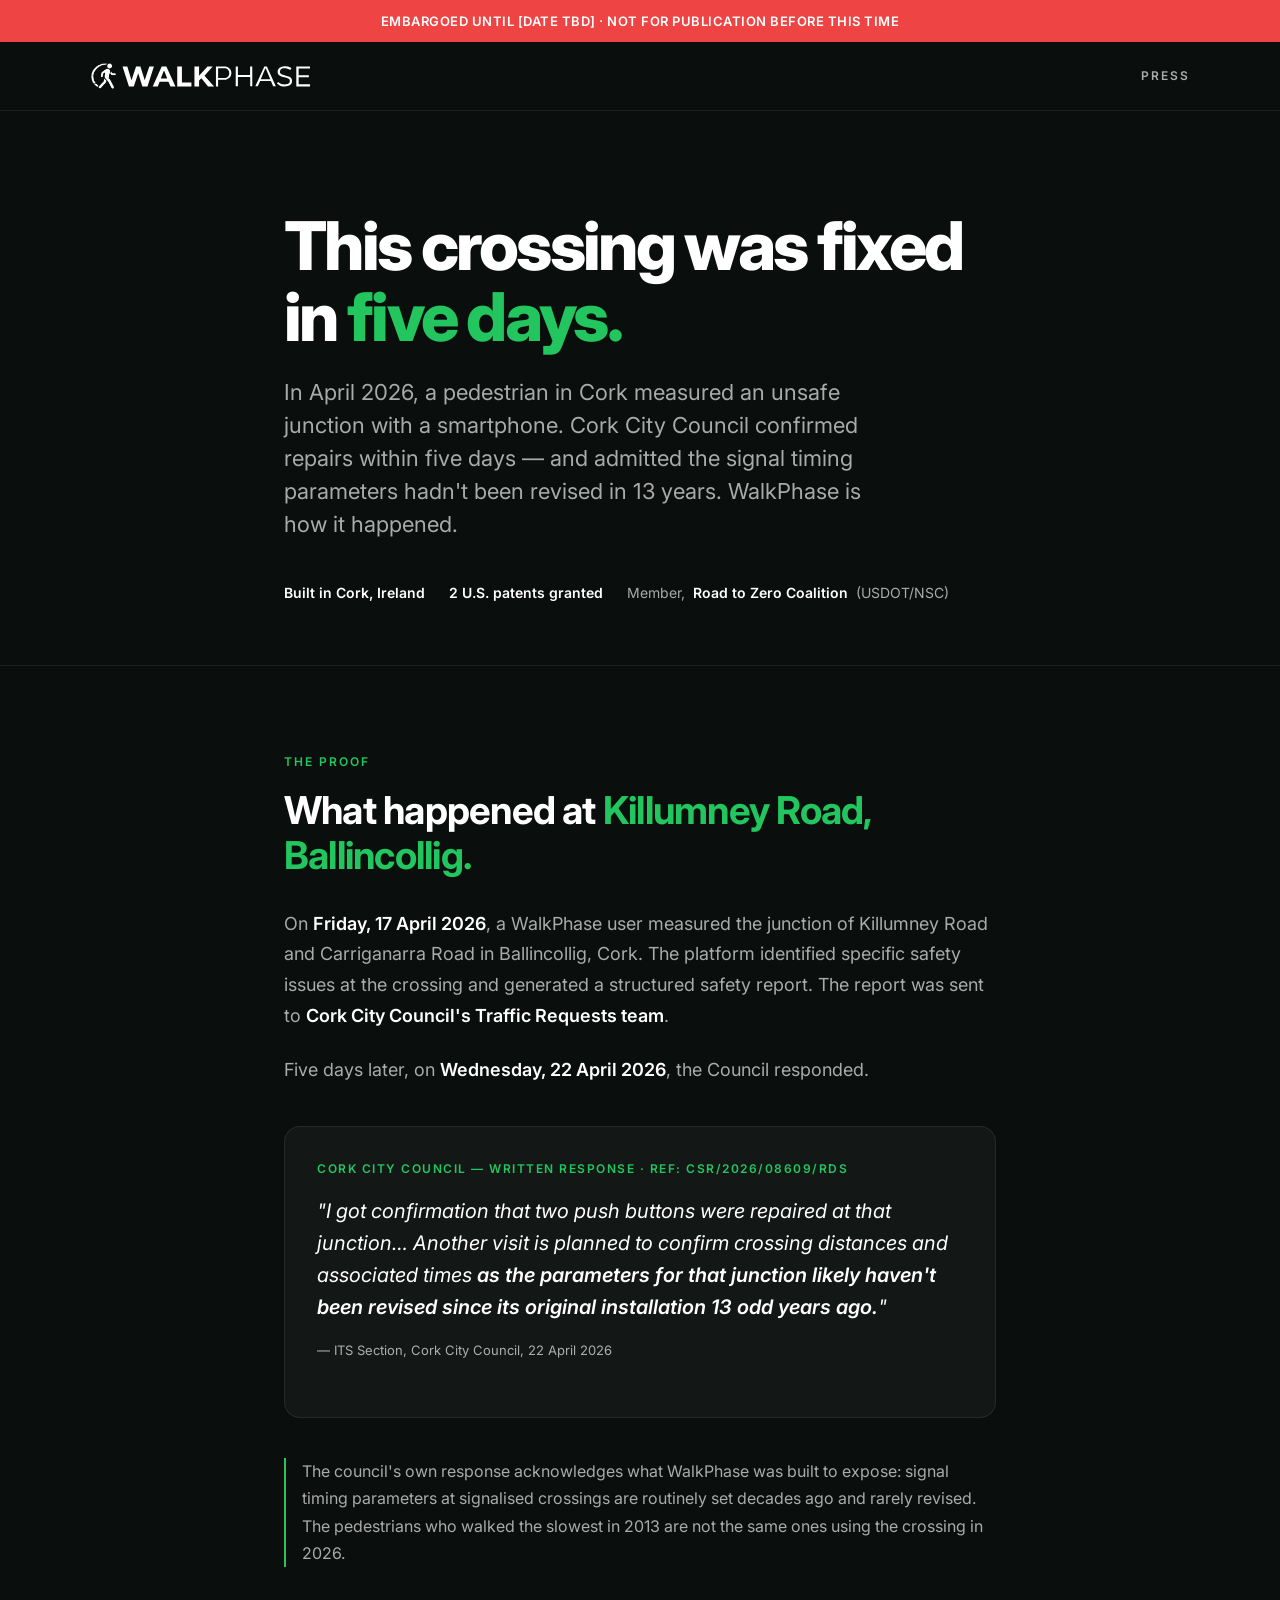
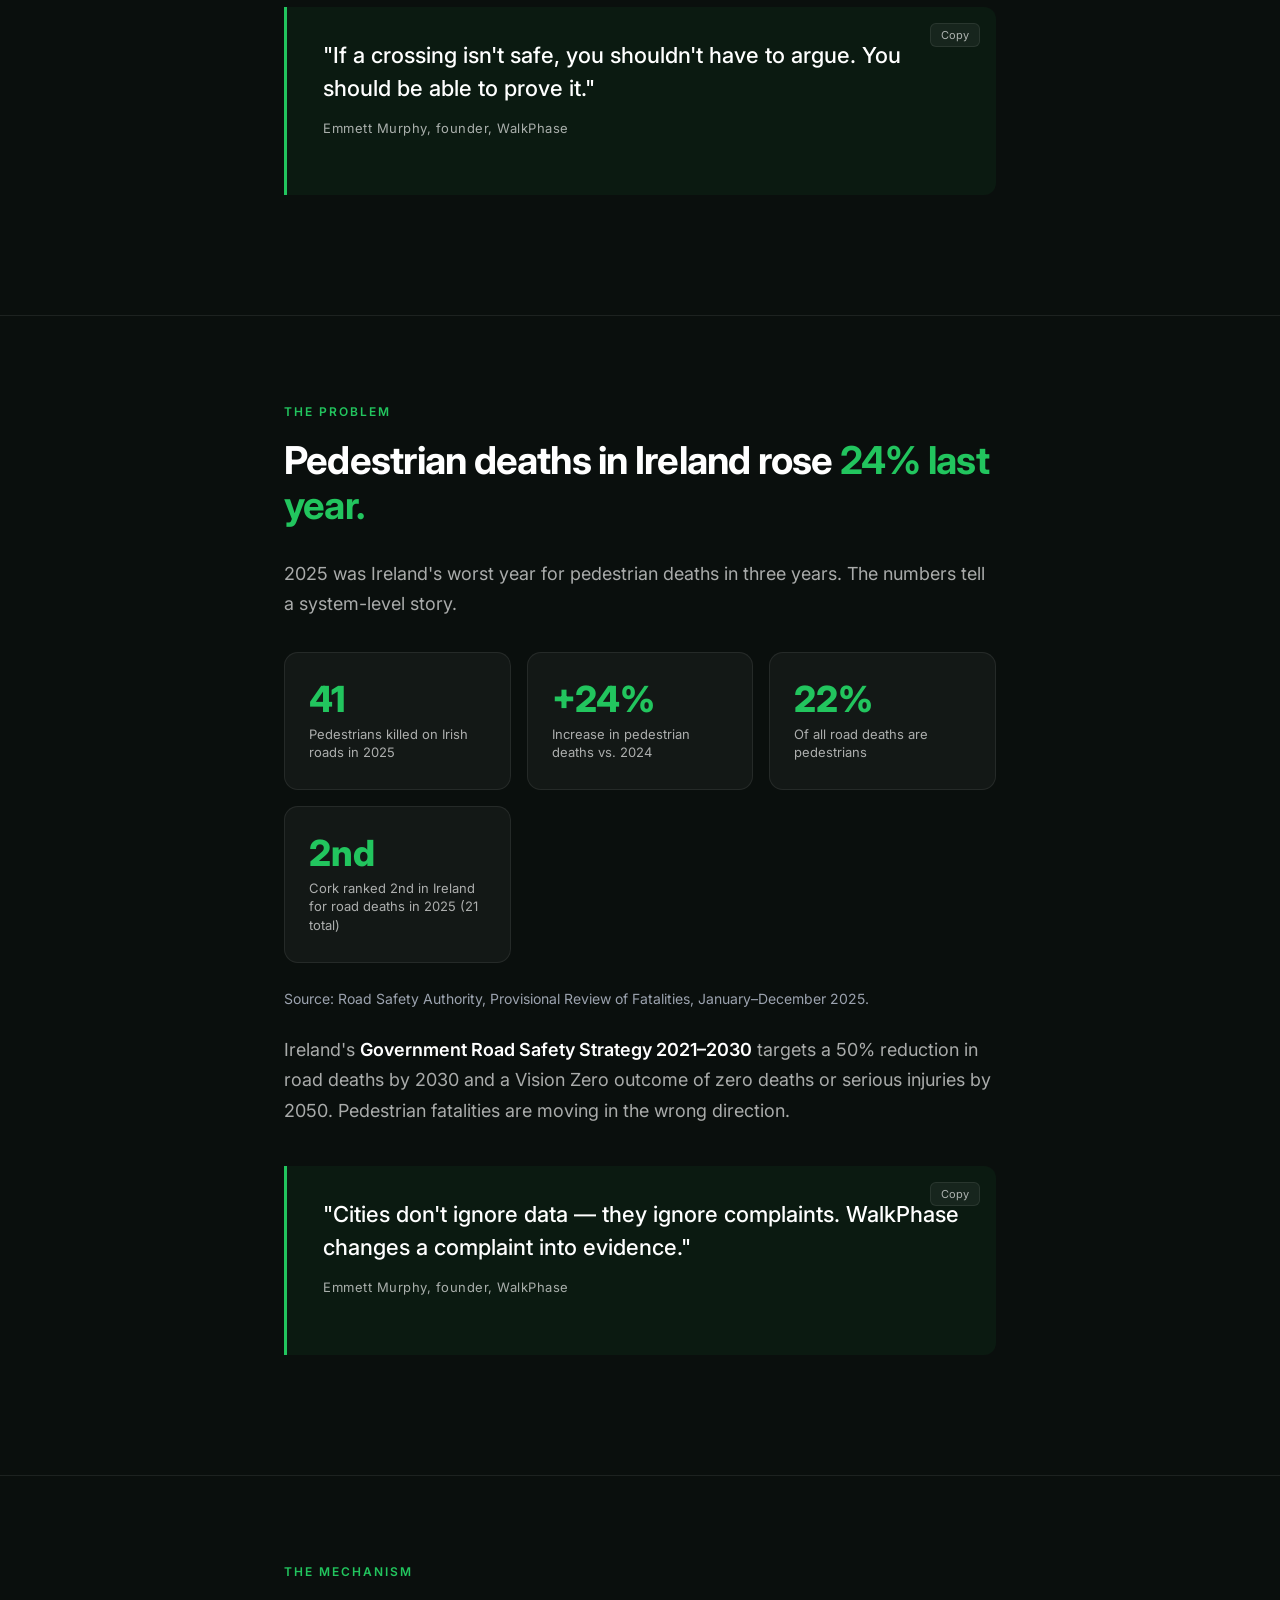
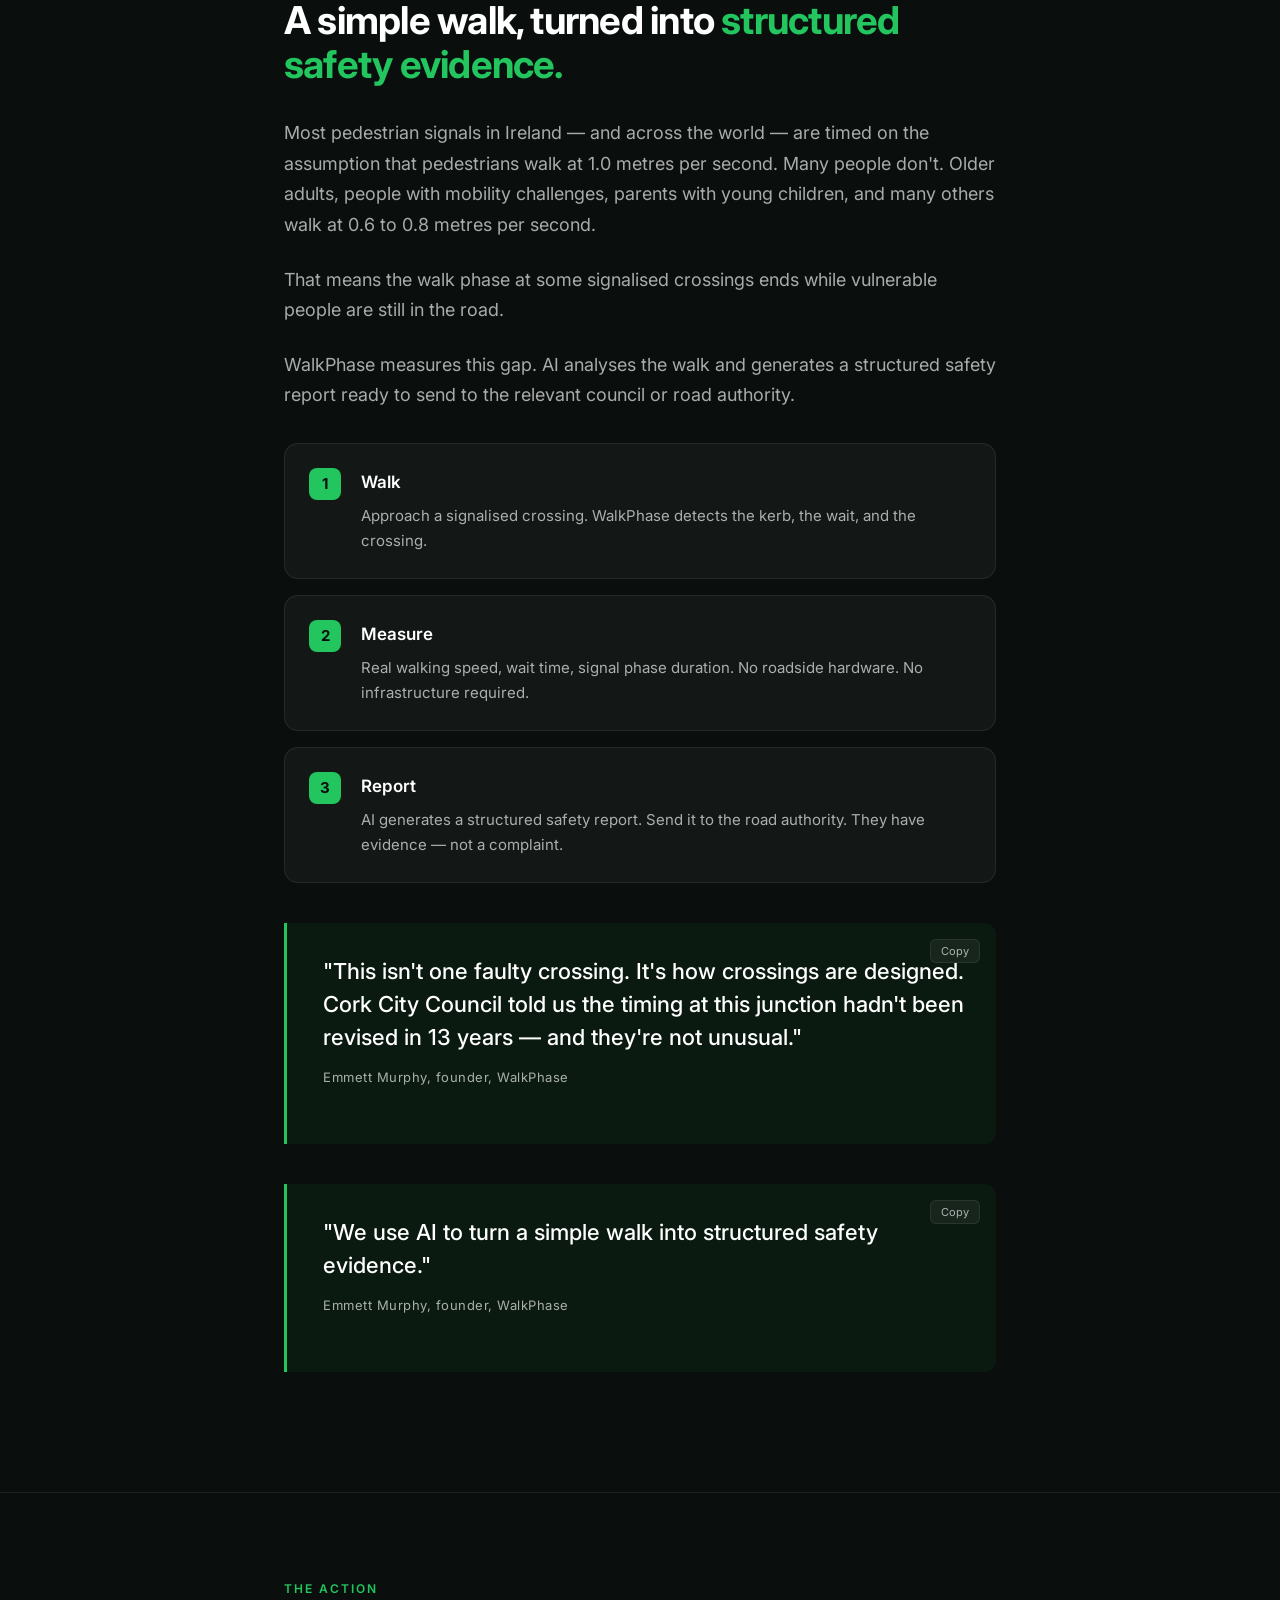
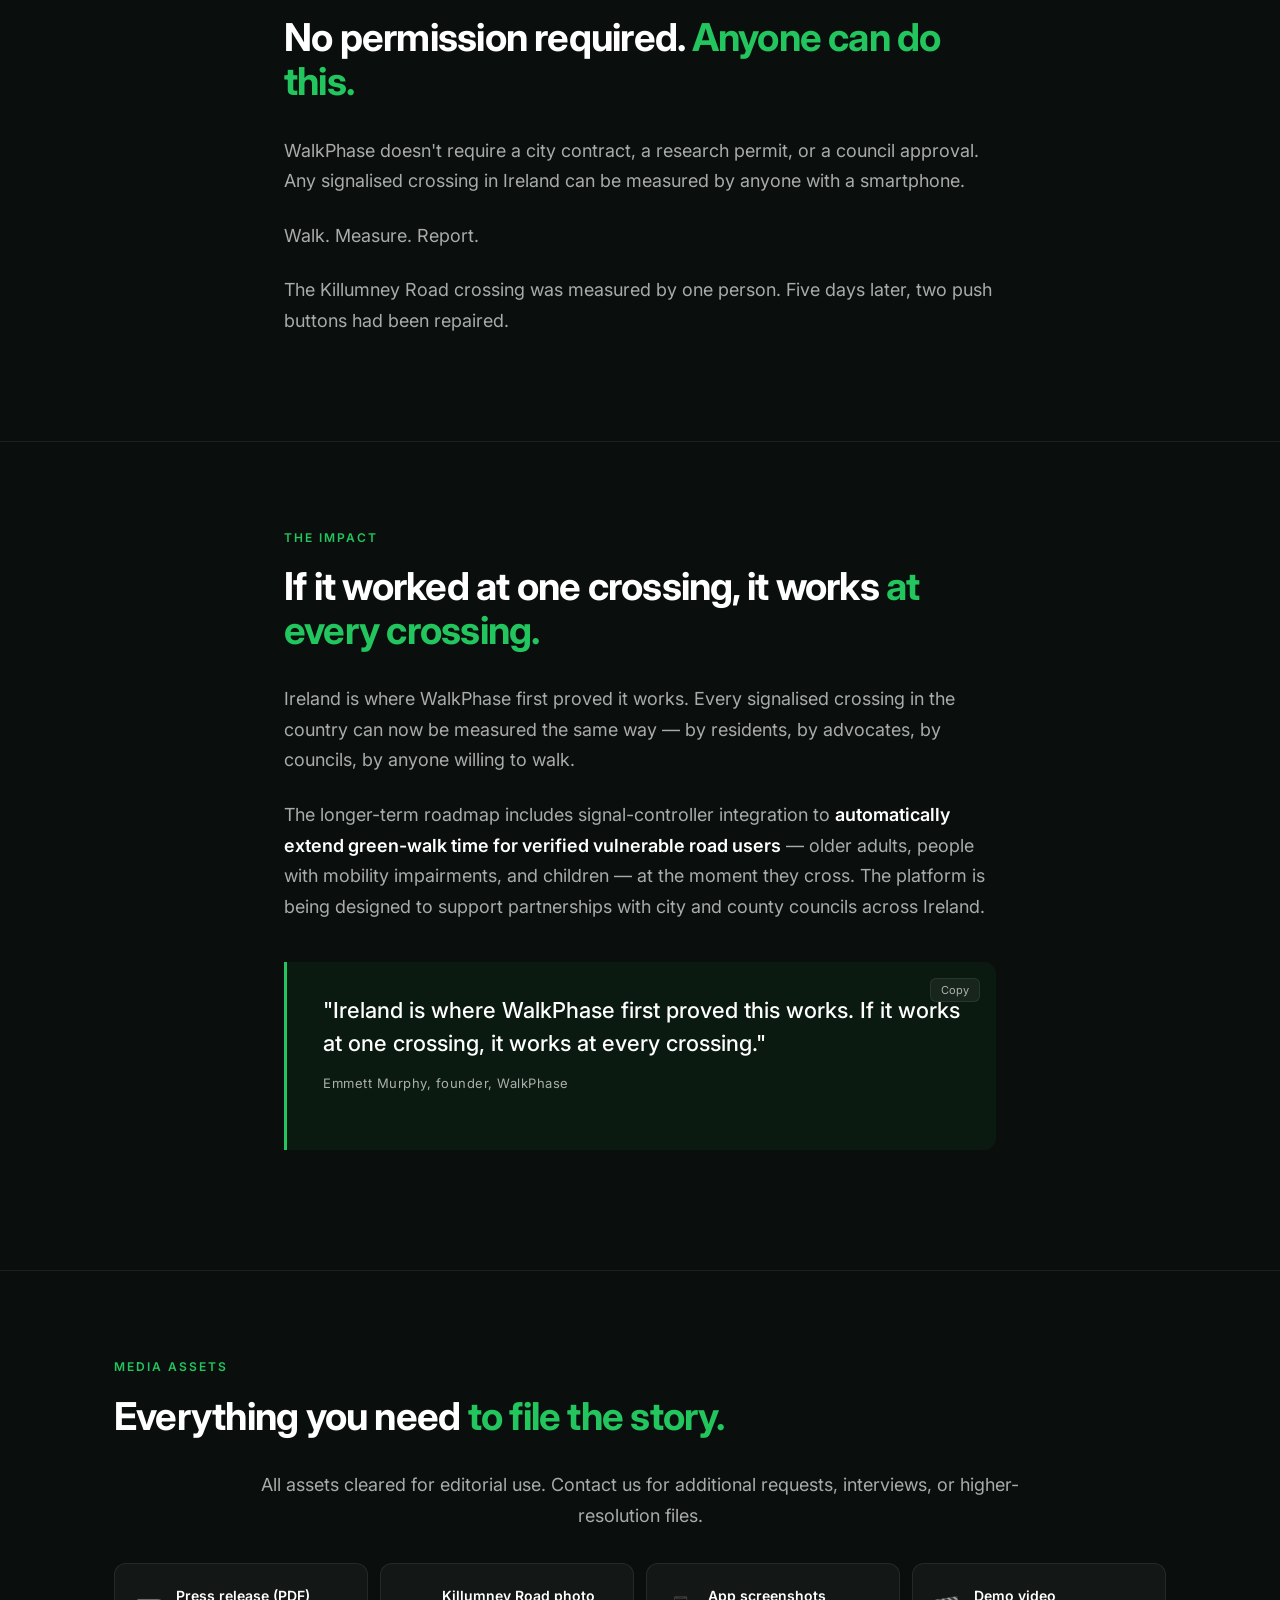
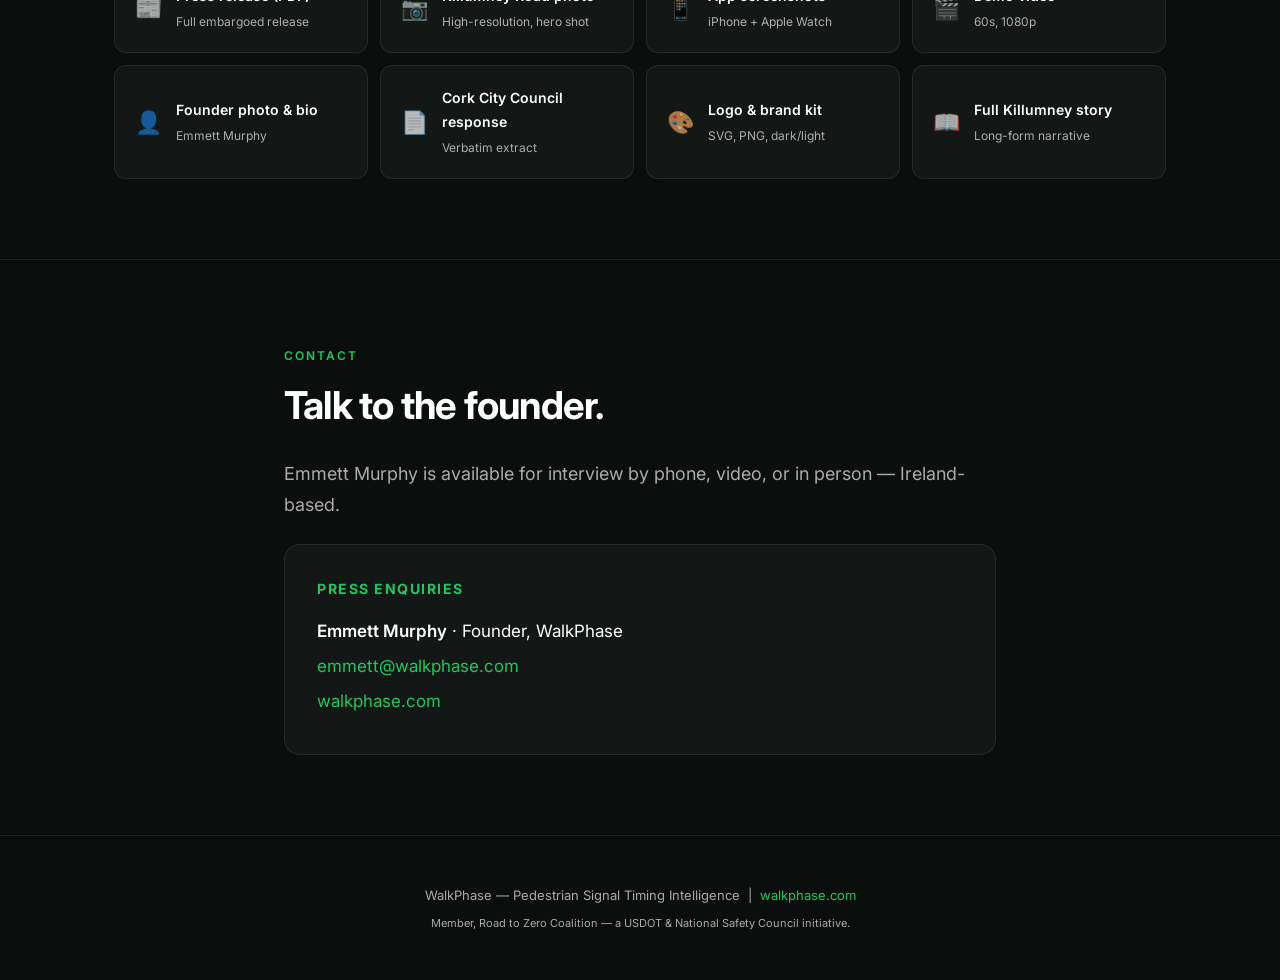
<file: press/index.html>
<!DOCTYPE html>
<html lang="en">
<head>
    <meta charset="UTF-8">
    <meta name="viewport" content="width=device-width, initial-scale=1.0">
    <meta name="robots" content="noindex, nofollow">
    <meta name="googlebot" content="noindex, nofollow">

    <title>WalkPhase — Press</title>
    <meta name="description" content="Media resources, story, and assets for journalists.">

    <link rel="icon" type="image/png" href="../favicon.png">
    <link rel="preconnect" href="https://fonts.googleapis.com">
    <link rel="preconnect" href="https://fonts.gstatic.com" crossorigin>
    <link href="https://fonts.googleapis.com/css2?family=Inter:wght@400;500;600;700;800&display=swap" rel="stylesheet">
    <style>
        *, *::before, *::after { margin: 0; padding: 0; box-sizing: border-box; }
        :root {
            --green-deep: #166534; --green-mid: #15803d; --green-light: #22c55e;
            --green-pale: #dcfce7; --bg-dark: #0a0f0d; --bg-light: #f8fafb;
            --text-primary: #111827; --text-secondary: #4b5563; --text-muted: #9ca3af;
            --text-white: #ffffff; --text-white-muted: rgba(255,255,255,0.65);
            --border: rgba(255,255,255,0.08);
        }
        html { scroll-behavior: smooth; -webkit-font-smoothing: antialiased; }
        body {
            font-family: 'Inter', -apple-system, BlinkMacSystemFont, sans-serif;
            background: var(--bg-dark);
            color: var(--text-white);
            line-height: 1.7;
            font-size: 17px;
        }
        a { color: inherit; text-decoration: none; }
        img { max-width: 100%; display: block; }

        /* Embargo banner */
        .embargo {
            background: #ef4444;
            color: white;
            text-align: center;
            padding: 10px 24px;
            font-size: 13px;
            font-weight: 600;
            letter-spacing: 0.5px;
            text-transform: uppercase;
        }

        /* Layout */
        .container { max-width: 760px; margin: 0 auto; padding: 0 24px; }
        .container-wide { max-width: 1100px; margin: 0 auto; padding: 0 24px; }

        /* Nav */
        .nav { padding: 20px 24px; border-bottom: 1px solid var(--border); }
        .nav-inner { max-width: 1100px; margin: 0 auto; display: flex; align-items: center; justify-content: space-between; }
        .nav-logo { height: 28px; width: auto; filter: brightness(0) invert(1); }
        .nav-label { font-size: 12px; color: var(--text-white-muted); letter-spacing: 2px; text-transform: uppercase; font-weight: 600; }

        /* Hero — story-first */
        .hero { padding: 100px 0 60px; }
        .hero h1 {
            font-size: clamp(2.4rem, 6vw, 4.2rem);
            font-weight: 800;
            line-height: 1.05;
            letter-spacing: -0.04em;
            margin-bottom: 24px;
        }
        .hero h1 .green { color: var(--green-light); }
        .hero-sub {
            font-size: 22px;
            color: var(--text-white-muted);
            line-height: 1.5;
            max-width: 620px;
            font-weight: 400;
        }
        .hero-meta {
            margin-top: 40px;
            display: flex;
            gap: 24px;
            flex-wrap: wrap;
            font-size: 14px;
            color: var(--text-white-muted);
        }
        .hero-meta span { display: inline-flex; align-items: center; gap: 8px; }
        .hero-meta strong { color: white; font-weight: 600; }

        /* Sections */
        section { padding: 80px 0; border-top: 1px solid var(--border); }
        section h2 {
            font-size: clamp(1.6rem, 3.5vw, 2.4rem);
            font-weight: 700;
            line-height: 1.15;
            letter-spacing: -0.02em;
            margin-bottom: 32px;
        }
        section h2 .green { color: var(--green-light); }
        .section-eyebrow {
            display: inline-block;
            font-size: 12px;
            color: var(--green-light);
            font-weight: 600;
            letter-spacing: 2px;
            text-transform: uppercase;
            margin-bottom: 16px;
        }
        section p {
            color: var(--text-white-muted);
            margin-bottom: 24px;
            font-size: 18px;
        }
        section p strong { color: white; font-weight: 600; }

        /* Quote — copyable */
        .pullquote {
            margin: 40px 0;
            padding: 32px 32px 32px 36px;
            background: rgba(34,197,94,0.06);
            border-left: 3px solid var(--green-light);
            border-radius: 0 12px 12px 0;
            position: relative;
        }
        .pullquote-text {
            font-size: 22px;
            font-weight: 500;
            color: white;
            line-height: 1.5;
            margin: 0 0 12px;
        }
        .pullquote-attr {
            font-size: 13px;
            color: var(--text-white-muted);
            letter-spacing: 0.5px;
        }
        .pullquote-copy {
            position: absolute;
            top: 16px;
            right: 16px;
            font-size: 11px;
            color: var(--text-white-muted);
            background: rgba(255,255,255,0.05);
            padding: 4px 10px;
            border-radius: 6px;
            cursor: pointer;
            border: 1px solid var(--border);
            transition: all 0.2s;
            font-family: inherit;
        }
        .pullquote-copy:hover { color: white; background: rgba(255,255,255,0.1); }

        /* Stats */
        .stats {
            display: grid;
            grid-template-columns: repeat(auto-fit, minmax(220px, 1fr));
            gap: 16px;
            margin: 32px 0;
        }
        .stat {
            padding: 28px 24px;
            background: rgba(255,255,255,0.04);
            border-radius: 14px;
            border: 1px solid var(--border);
        }
        .stat-value {
            font-size: 36px;
            font-weight: 800;
            color: var(--green-light);
            line-height: 1;
            margin-bottom: 8px;
        }
        .stat-label {
            font-size: 13px;
            color: var(--text-white-muted);
            line-height: 1.4;
        }

        /* Council quote — special treatment */
        .council-quote {
            margin: 40px 0;
            padding: 32px;
            background: rgba(255,255,255,0.04);
            border-radius: 16px;
            border: 1px solid var(--border);
        }
        .council-quote-eyebrow {
            font-size: 12px;
            color: var(--green-light);
            font-weight: 600;
            letter-spacing: 1.5px;
            text-transform: uppercase;
            margin-bottom: 16px;
        }
        .council-quote-text {
            font-size: 20px;
            color: white;
            font-style: italic;
            line-height: 1.6;
            margin-bottom: 16px;
        }
        .council-quote-source {
            font-size: 13px;
            color: var(--text-white-muted);
        }

        /* Mechanism steps */
        .steps { display: grid; gap: 16px; margin: 32px 0; }
        .step { display: flex; gap: 20px; padding: 24px; background: rgba(255,255,255,0.04); border-radius: 14px; border: 1px solid var(--border); }
        .step-num {
            width: 32px; height: 32px; border-radius: 8px;
            background: var(--green-light); color: var(--bg-dark);
            display: flex; align-items: center; justify-content: center;
            font-weight: 700; font-size: 15px; flex-shrink: 0;
        }
        .step-body h3 { font-size: 17px; color: white; font-weight: 600; margin-bottom: 6px; }
        .step-body p { color: var(--text-white-muted); margin: 0; font-size: 15px; }

        /* Assets / downloads */
        .assets-grid {
            display: grid;
            grid-template-columns: repeat(auto-fit, minmax(240px, 1fr));
            gap: 12px;
            margin-top: 32px;
        }
        .asset {
            padding: 20px;
            background: rgba(255,255,255,0.04);
            border-radius: 12px;
            border: 1px solid var(--border);
            display: flex;
            align-items: center;
            gap: 14px;
            transition: all 0.2s;
        }
        .asset:hover { background: rgba(255,255,255,0.08); border-color: var(--green-light); }
        .asset-icon { font-size: 22px; opacity: 0.7; }
        .asset-body h4 { font-size: 14px; color: white; font-weight: 600; margin-bottom: 4px; }
        .asset-body p { font-size: 12px; color: var(--text-white-muted); margin: 0; }

        /* Contact */
        .contact-block {
            padding: 32px;
            background: rgba(255,255,255,0.04);
            border-radius: 16px;
            border: 1px solid var(--border);
        }
        .contact-block h3 { font-size: 14px; color: var(--green-light); text-transform: uppercase; letter-spacing: 1.5px; margin-bottom: 16px; }
        .contact-block p { font-size: 17px; color: white; margin: 0 0 6px; }
        .contact-block a { color: var(--green-light); }

        /* Press release block */
        .press-release {
            padding: 32px;
            background: rgba(255,255,255,0.03);
            border: 1px solid var(--border);
            border-radius: 16px;
        }
        .press-release-header {
            font-size: 12px;
            color: #ef4444;
            font-weight: 700;
            letter-spacing: 1.5px;
            margin-bottom: 16px;
        }
        .press-release h3 {
            font-size: 24px;
            color: white;
            font-weight: 700;
            line-height: 1.2;
            margin-bottom: 16px;
        }
        .press-release p { font-size: 15px; }

        /* Footer */
        .footer {
            padding: 48px 24px;
            text-align: center;
            font-size: 13px;
            color: var(--text-white-muted);
            border-top: 1px solid var(--border);
        }
        .footer a { color: var(--green-light); }

        /* Toast on copy */
        .toast {
            position: fixed;
            bottom: 32px;
            left: 50%;
            transform: translateX(-50%) translateY(80px);
            background: var(--green-deep);
            color: white;
            padding: 12px 24px;
            border-radius: 999px;
            font-size: 14px;
            font-weight: 500;
            opacity: 0;
            transition: all 0.3s;
            pointer-events: none;
            z-index: 100;
            box-shadow: 0 8px 24px rgba(0,0,0,0.3);
        }
        .toast.show { opacity: 1; transform: translateX(-50%) translateY(0); }

        @media (max-width: 600px) {
            .hero { padding: 60px 0 40px; }
            section { padding: 60px 0; }
            .pullquote { padding: 24px; }
            .pullquote-text { font-size: 18px; }
            .stats { grid-template-columns: 1fr; }
        }
    </style>
</head>
<body>

    <!-- Embargo banner -->
    <div class="embargo">
        Embargoed until [DATE TBD] · Not for publication before this time
    </div>

    <!-- Nav -->
    <nav class="nav">
        <div class="nav-inner">
            <a href="https://walkphase.com">
                <img src="../walkphase_logo.svg" alt="WalkPhase" class="nav-logo">
            </a>
            <span class="nav-label">Press</span>
        </div>
    </nav>

    <!-- HERO — story-first -->
    <header class="hero">
        <div class="container">
            <h1>This crossing was fixed in <span class="green">five days.</span></h1>
            <p class="hero-sub">In April 2026, a pedestrian in Cork measured an unsafe junction with a smartphone. Cork City Council confirmed repairs within five days &mdash; and admitted the signal timing parameters hadn't been revised in 13 years. WalkPhase is how it happened.</p>
            <div class="hero-meta">
                <span><strong>Built in Cork, Ireland</strong></span>
                <span><strong>2 U.S. patents granted</strong></span>
                <span>Member, <strong>Road to Zero Coalition</strong> (USDOT/NSC)</span>
            </div>
        </div>
    </header>

    <!-- THE PROOF -->
    <section>
        <div class="container">
            <span class="section-eyebrow">The Proof</span>
            <h2>What happened at <span class="green">Killumney Road, Ballincollig.</span></h2>

            <p>On <strong>Friday, 17 April 2026</strong>, a WalkPhase user measured the junction of Killumney Road and Carriganarra Road in Ballincollig, Cork. The platform identified specific safety issues at the crossing and generated a structured safety report. The report was sent to <strong>Cork City Council's Traffic Requests team</strong>.</p>

            <p>Five days later, on <strong>Wednesday, 22 April 2026</strong>, the Council responded.</p>

            <div class="council-quote">
                <div class="council-quote-eyebrow">Cork City Council — written response · Ref: CSR/2026/08609/RDS</div>
                <p class="council-quote-text">"I got confirmation that two push buttons were repaired at that junction&hellip; Another visit is planned to confirm crossing distances and associated times <strong>as the parameters for that junction likely haven't been revised since its original installation 13 odd years ago.</strong>"</p>
                <p class="council-quote-source">— ITS Section, Cork City Council, 22 April 2026</p>
            </div>

            <p style="font-size: 16px; color: var(--text-white-muted); border-left: 2px solid var(--green-light); padding-left: 16px; margin-top: 24px;">The council's own response acknowledges what WalkPhase was built to expose: signal timing parameters at signalised crossings are routinely set decades ago and rarely revised. The pedestrians who walked the slowest in 2013 are not the same ones using the crossing in 2026.</p>

            <div class="pullquote">
                <button class="pullquote-copy" onclick="copyQuote(this)">Copy</button>
                <p class="pullquote-text">"If a crossing isn't safe, you shouldn't have to argue. You should be able to prove it."</p>
                <p class="pullquote-attr">Emmett Murphy, founder, WalkPhase</p>
            </div>
        </div>
    </section>

    <!-- THE TENSION -->
    <section>
        <div class="container">
            <span class="section-eyebrow">The Problem</span>
            <h2>Pedestrian deaths in Ireland rose <span class="green">24% last year.</span></h2>

            <p>2025 was Ireland's worst year for pedestrian deaths in three years. The numbers tell a system-level story.</p>

            <div class="stats">
                <div class="stat">
                    <div class="stat-value">41</div>
                    <div class="stat-label">Pedestrians killed on Irish roads in 2025</div>
                </div>
                <div class="stat">
                    <div class="stat-value">+24%</div>
                    <div class="stat-label">Increase in pedestrian deaths vs. 2024</div>
                </div>
                <div class="stat">
                    <div class="stat-value">22%</div>
                    <div class="stat-label">Of all road deaths are pedestrians</div>
                </div>
                <div class="stat">
                    <div class="stat-value">2nd</div>
                    <div class="stat-label">Cork ranked 2nd in Ireland for road deaths in 2025 (21 total)</div>
                </div>
            </div>

            <p style="font-size: 14px; color: var(--text-muted); margin-top: -8px;">Source: Road Safety Authority, Provisional Review of Fatalities, January–December 2025.</p>

            <p>Ireland's <strong>Government Road Safety Strategy 2021–2030</strong> targets a 50% reduction in road deaths by 2030 and a Vision Zero outcome of zero deaths or serious injuries by 2050. Pedestrian fatalities are moving in the wrong direction.</p>

            <div class="pullquote">
                <button class="pullquote-copy" onclick="copyQuote(this)">Copy</button>
                <p class="pullquote-text">"Cities don't ignore data — they ignore complaints. WalkPhase changes a complaint into evidence."</p>
                <p class="pullquote-attr">Emmett Murphy, founder, WalkPhase</p>
            </div>
        </div>
    </section>

    <!-- THE MECHANISM -->
    <section>
        <div class="container">
            <span class="section-eyebrow">The Mechanism</span>
            <h2>A simple walk, turned into <span class="green">structured safety evidence.</span></h2>

            <p>Most pedestrian signals in Ireland — and across the world — are timed on the assumption that pedestrians walk at 1.0 metres per second. Many people don't. Older adults, people with mobility challenges, parents with young children, and many others walk at 0.6 to 0.8 metres per second.</p>

            <p>That means the walk phase at some signalised crossings ends while vulnerable people are still in the road.</p>

            <p>WalkPhase measures this gap. AI analyses the walk and generates a structured safety report ready to send to the relevant council or road authority.</p>

            <div class="steps">
                <div class="step">
                    <div class="step-num">1</div>
                    <div class="step-body">
                        <h3>Walk</h3>
                        <p>Approach a signalised crossing. WalkPhase detects the kerb, the wait, and the crossing.</p>
                    </div>
                </div>
                <div class="step">
                    <div class="step-num">2</div>
                    <div class="step-body">
                        <h3>Measure</h3>
                        <p>Real walking speed, wait time, signal phase duration. No roadside hardware. No infrastructure required.</p>
                    </div>
                </div>
                <div class="step">
                    <div class="step-num">3</div>
                    <div class="step-body">
                        <h3>Report</h3>
                        <p>AI generates a structured safety report. Send it to the road authority. They have evidence — not a complaint.</p>
                    </div>
                </div>
            </div>

            <div class="pullquote">
                <button class="pullquote-copy" onclick="copyQuote(this)">Copy</button>
                <p class="pullquote-text">"This isn't one faulty crossing. It's how crossings are designed. Cork City Council told us the timing at this junction hadn't been revised in 13 years &mdash; and they're not unusual."</p>
                <p class="pullquote-attr">Emmett Murphy, founder, WalkPhase</p>
            </div>

            <div class="pullquote">
                <button class="pullquote-copy" onclick="copyQuote(this)">Copy</button>
                <p class="pullquote-text">"We use AI to turn a simple walk into structured safety evidence."</p>
                <p class="pullquote-attr">Emmett Murphy, founder, WalkPhase</p>
            </div>
        </div>
    </section>

    <!-- THE ACTION -->
    <section>
        <div class="container">
            <span class="section-eyebrow">The Action</span>
            <h2>No permission required. <span class="green">Anyone can do this.</span></h2>

            <p>WalkPhase doesn't require a city contract, a research permit, or a council approval. Any signalised crossing in Ireland can be measured by anyone with a smartphone.</p>

            <p>Walk. Measure. Report.</p>

            <p>The Killumney Road crossing was measured by one person. Five days later, two push buttons had been repaired.</p>
        </div>
    </section>

    <!-- THE IMPACT -->
    <section>
        <div class="container">
            <span class="section-eyebrow">The Impact</span>
            <h2>If it worked at one crossing, it works <span class="green">at every crossing.</span></h2>

            <p>Ireland is where WalkPhase first proved it works. Every signalised crossing in the country can now be measured the same way — by residents, by advocates, by councils, by anyone willing to walk.</p>

            <p>The longer-term roadmap includes signal-controller integration to <strong>automatically extend green-walk time for verified vulnerable road users</strong> — older adults, people with mobility impairments, and children — at the moment they cross. The platform is being designed to support partnerships with city and county councils across Ireland.</p>

            <div class="pullquote">
                <button class="pullquote-copy" onclick="copyQuote(this)">Copy</button>
                <p class="pullquote-text">"Ireland is where WalkPhase first proved this works. If it works at one crossing, it works at every crossing."</p>
                <p class="pullquote-attr">Emmett Murphy, founder, WalkPhase</p>
            </div>
        </div>
    </section>

    <!-- ASSETS -->
    <section>
        <div class="container-wide">
            <span class="section-eyebrow">Media Assets</span>
            <h2>Everything you need <span class="green">to file the story.</span></h2>

            <p style="max-width: 760px; margin: 0 auto 32px; text-align: center;">All assets cleared for editorial use. Contact us for additional requests, interviews, or higher-resolution files.</p>

            <div class="assets-grid">
                <a href="#" class="asset">
                    <span class="asset-icon">📰</span>
                    <div class="asset-body">
                        <h4>Press release (PDF)</h4>
                        <p>Full embargoed release</p>
                    </div>
                </a>
                <a href="#" class="asset">
                    <span class="asset-icon">📷</span>
                    <div class="asset-body">
                        <h4>Killumney Road photo</h4>
                        <p>High-resolution, hero shot</p>
                    </div>
                </a>
                <a href="#" class="asset">
                    <span class="asset-icon">📱</span>
                    <div class="asset-body">
                        <h4>App screenshots</h4>
                        <p>iPhone + Apple Watch</p>
                    </div>
                </a>
                <a href="../demo.mp4" class="asset">
                    <span class="asset-icon">🎬</span>
                    <div class="asset-body">
                        <h4>Demo video</h4>
                        <p>60s, 1080p</p>
                    </div>
                </a>
                <a href="#" class="asset">
                    <span class="asset-icon">👤</span>
                    <div class="asset-body">
                        <h4>Founder photo &amp; bio</h4>
                        <p>Emmett Murphy</p>
                    </div>
                </a>
                <a href="#" class="asset">
                    <span class="asset-icon">📄</span>
                    <div class="asset-body">
                        <h4>Cork City Council response</h4>
                        <p>Verbatim extract</p>
                    </div>
                </a>
                <a href="#" class="asset">
                    <span class="asset-icon">🎨</span>
                    <div class="asset-body">
                        <h4>Logo &amp; brand kit</h4>
                        <p>SVG, PNG, dark/light</p>
                    </div>
                </a>
                <a href="../story/killumney" class="asset">
                    <span class="asset-icon">📖</span>
                    <div class="asset-body">
                        <h4>Full Killumney story</h4>
                        <p>Long-form narrative</p>
                    </div>
                </a>
            </div>
        </div>
    </section>

    <!-- CONTACT -->
    <section>
        <div class="container">
            <span class="section-eyebrow">Contact</span>
            <h2>Talk to the founder.</h2>

            <p>Emmett Murphy is available for interview by phone, video, or in person — Ireland-based.</p>

            <div class="contact-block">
                <h3>Press enquiries</h3>
                <p><strong>Emmett Murphy</strong> · Founder, WalkPhase</p>
                <p><a href="mailto:emmett@walkphase.com">emmett@walkphase.com</a></p>
                <p><a href="https://walkphase.com">walkphase.com</a></p>
            </div>
        </div>
    </section>

    <!-- Footer -->
    <footer class="footer">
        <p>WalkPhase &mdash; Pedestrian Signal Timing Intelligence &nbsp;|&nbsp; <a href="https://walkphase.com">walkphase.com</a></p>
        <p style="margin-top: 8px; font-size: 11px;">Member, Road to Zero Coalition &mdash; a USDOT &amp; National Safety Council initiative.</p>
    </footer>

    <!-- Toast -->
    <div class="toast" id="toast">Quote copied</div>

    <script>
        function copyQuote(btn) {
            const quote = btn.parentElement.querySelector('.pullquote-text').textContent;
            const attr = btn.parentElement.querySelector('.pullquote-attr').textContent;
            const text = quote + '\n— ' + attr;
            navigator.clipboard.writeText(text).then(() => {
                const toast = document.getElementById('toast');
                toast.classList.add('show');
                setTimeout(() => toast.classList.remove('show'), 2000);
            });
        }
    </script>
</body>
</html>
</file>
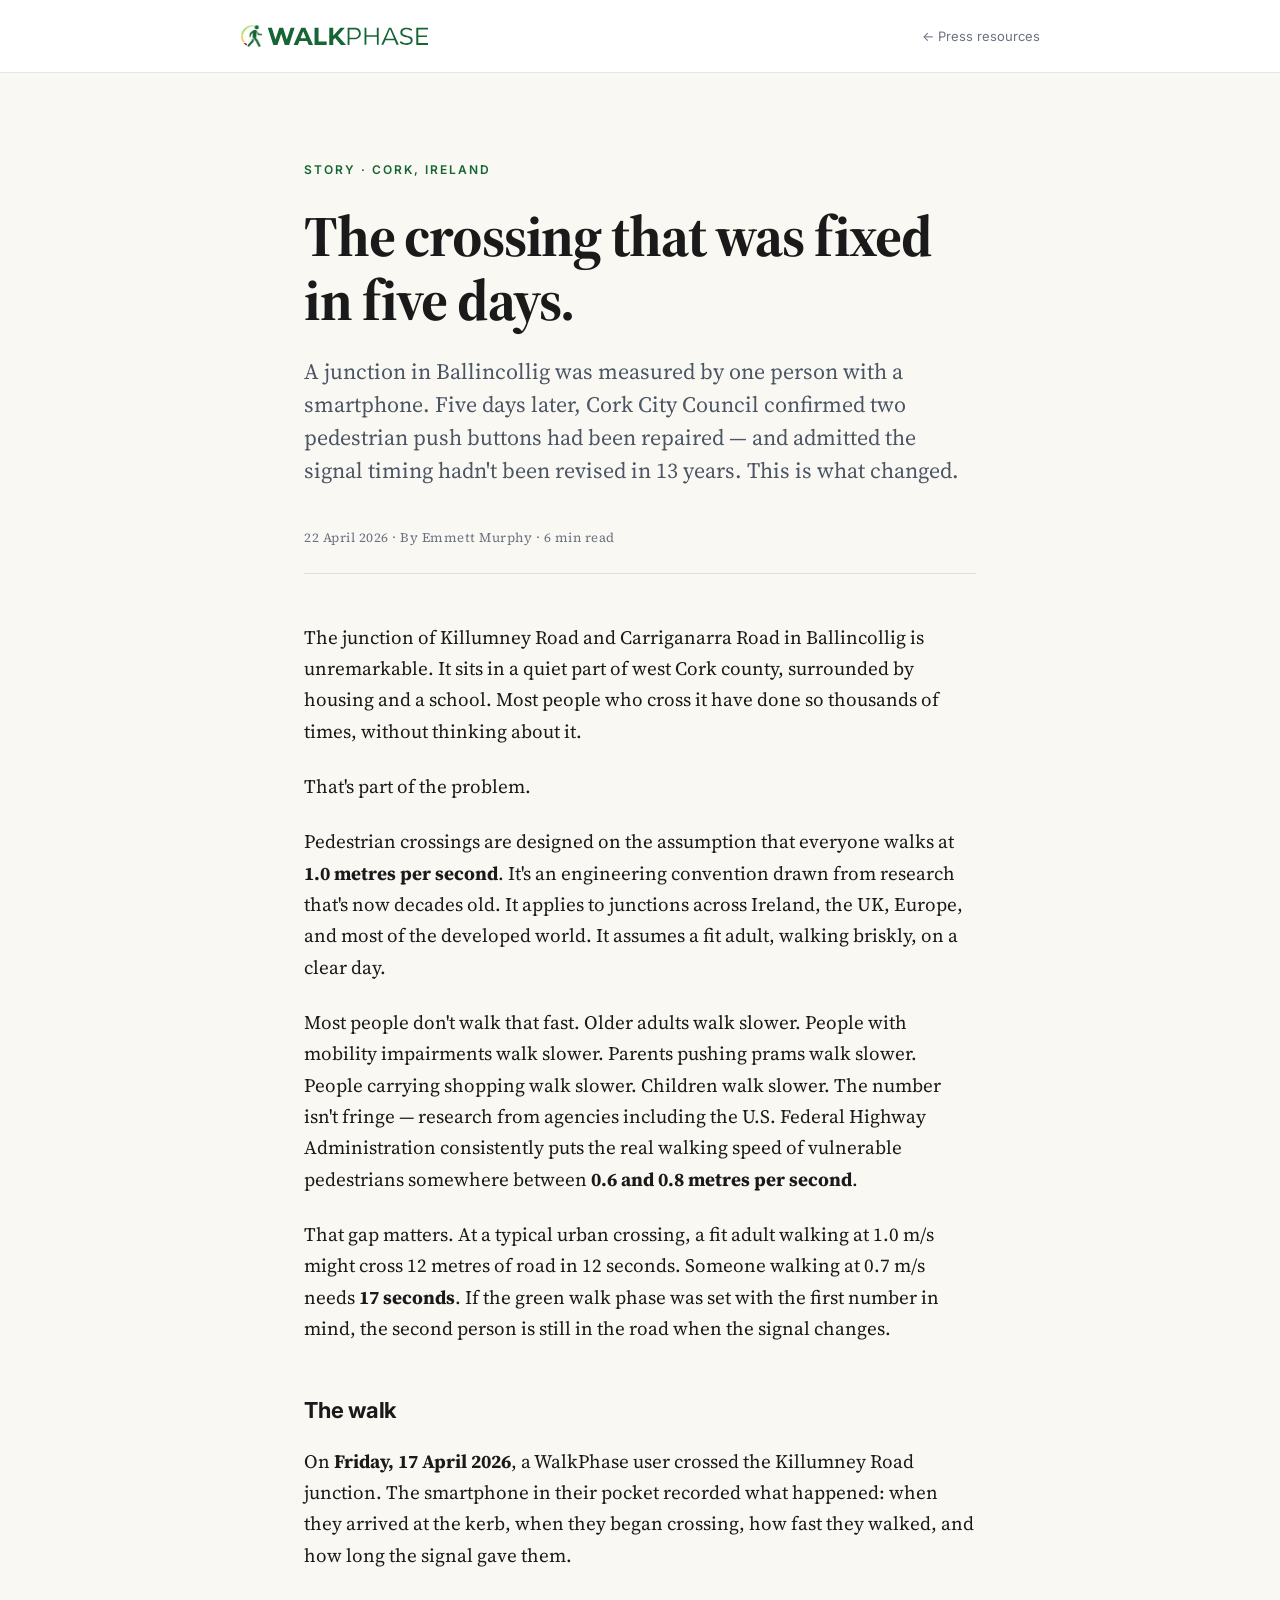
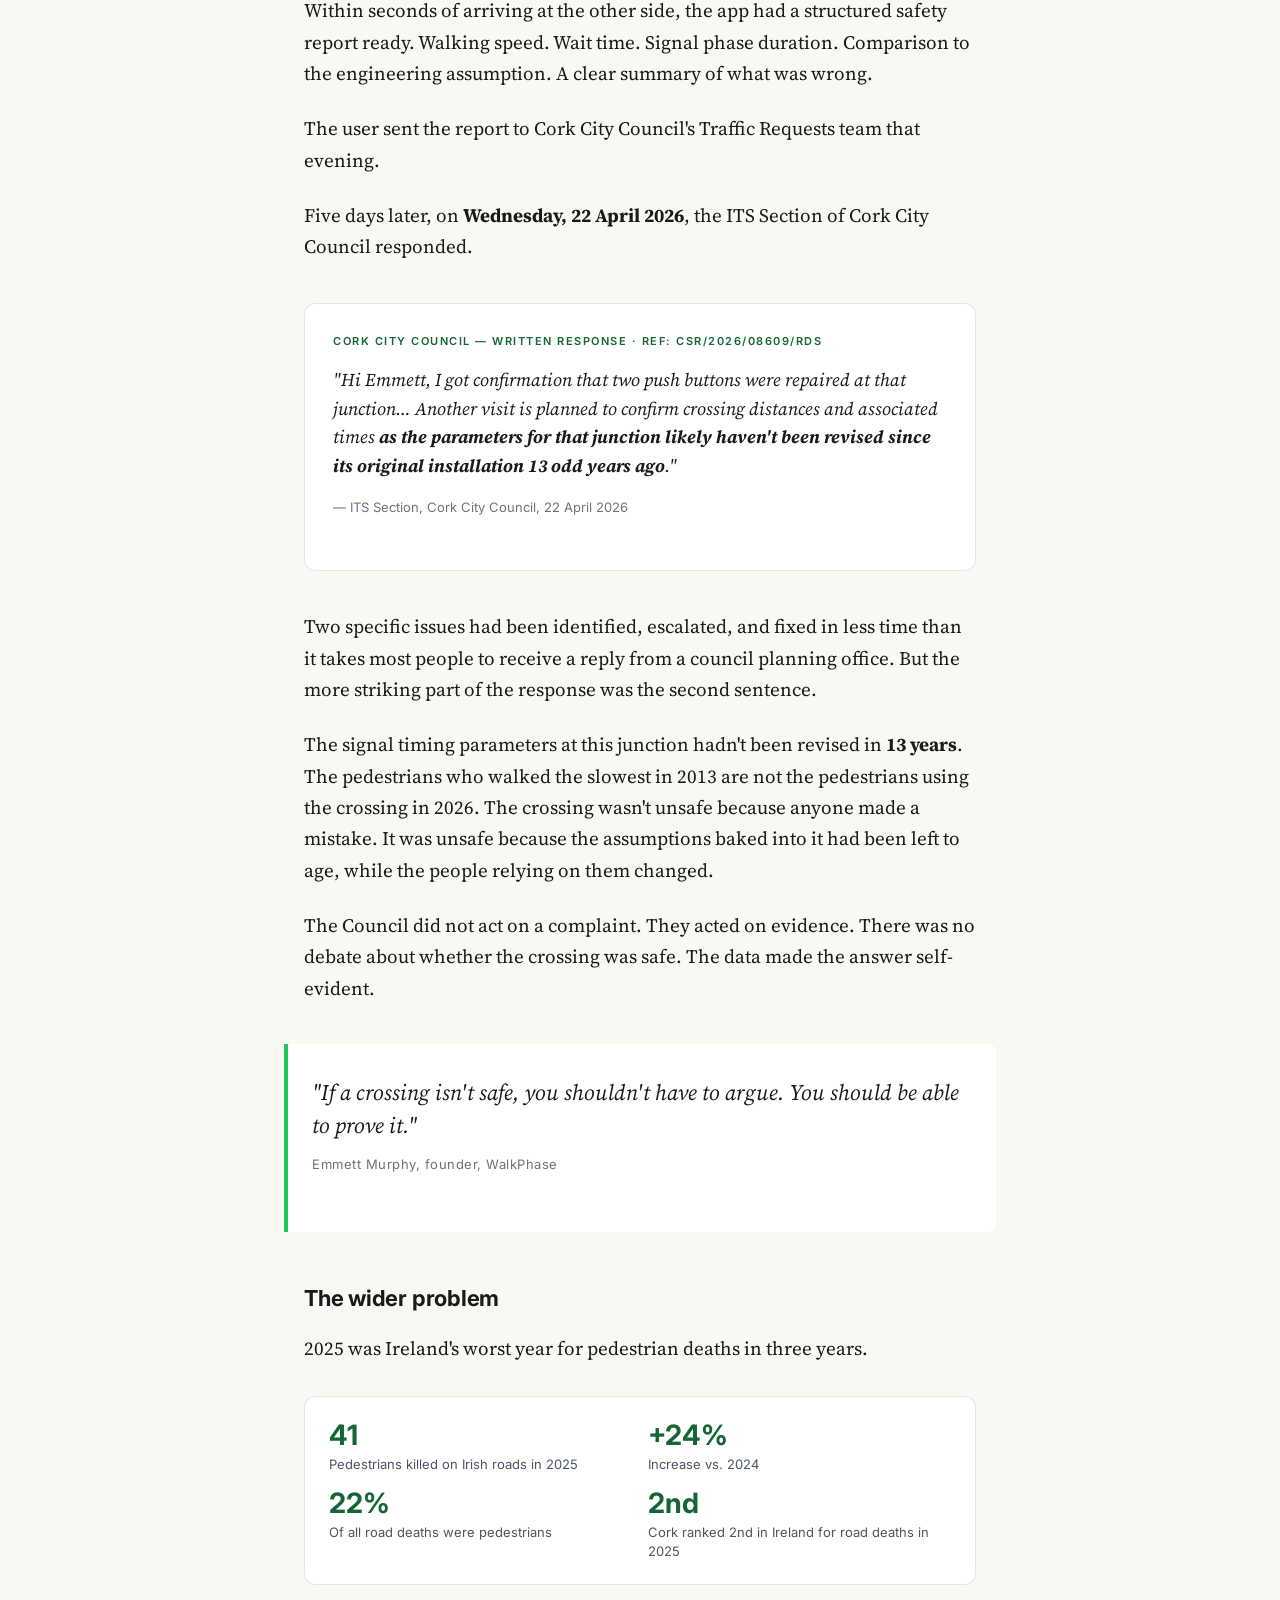
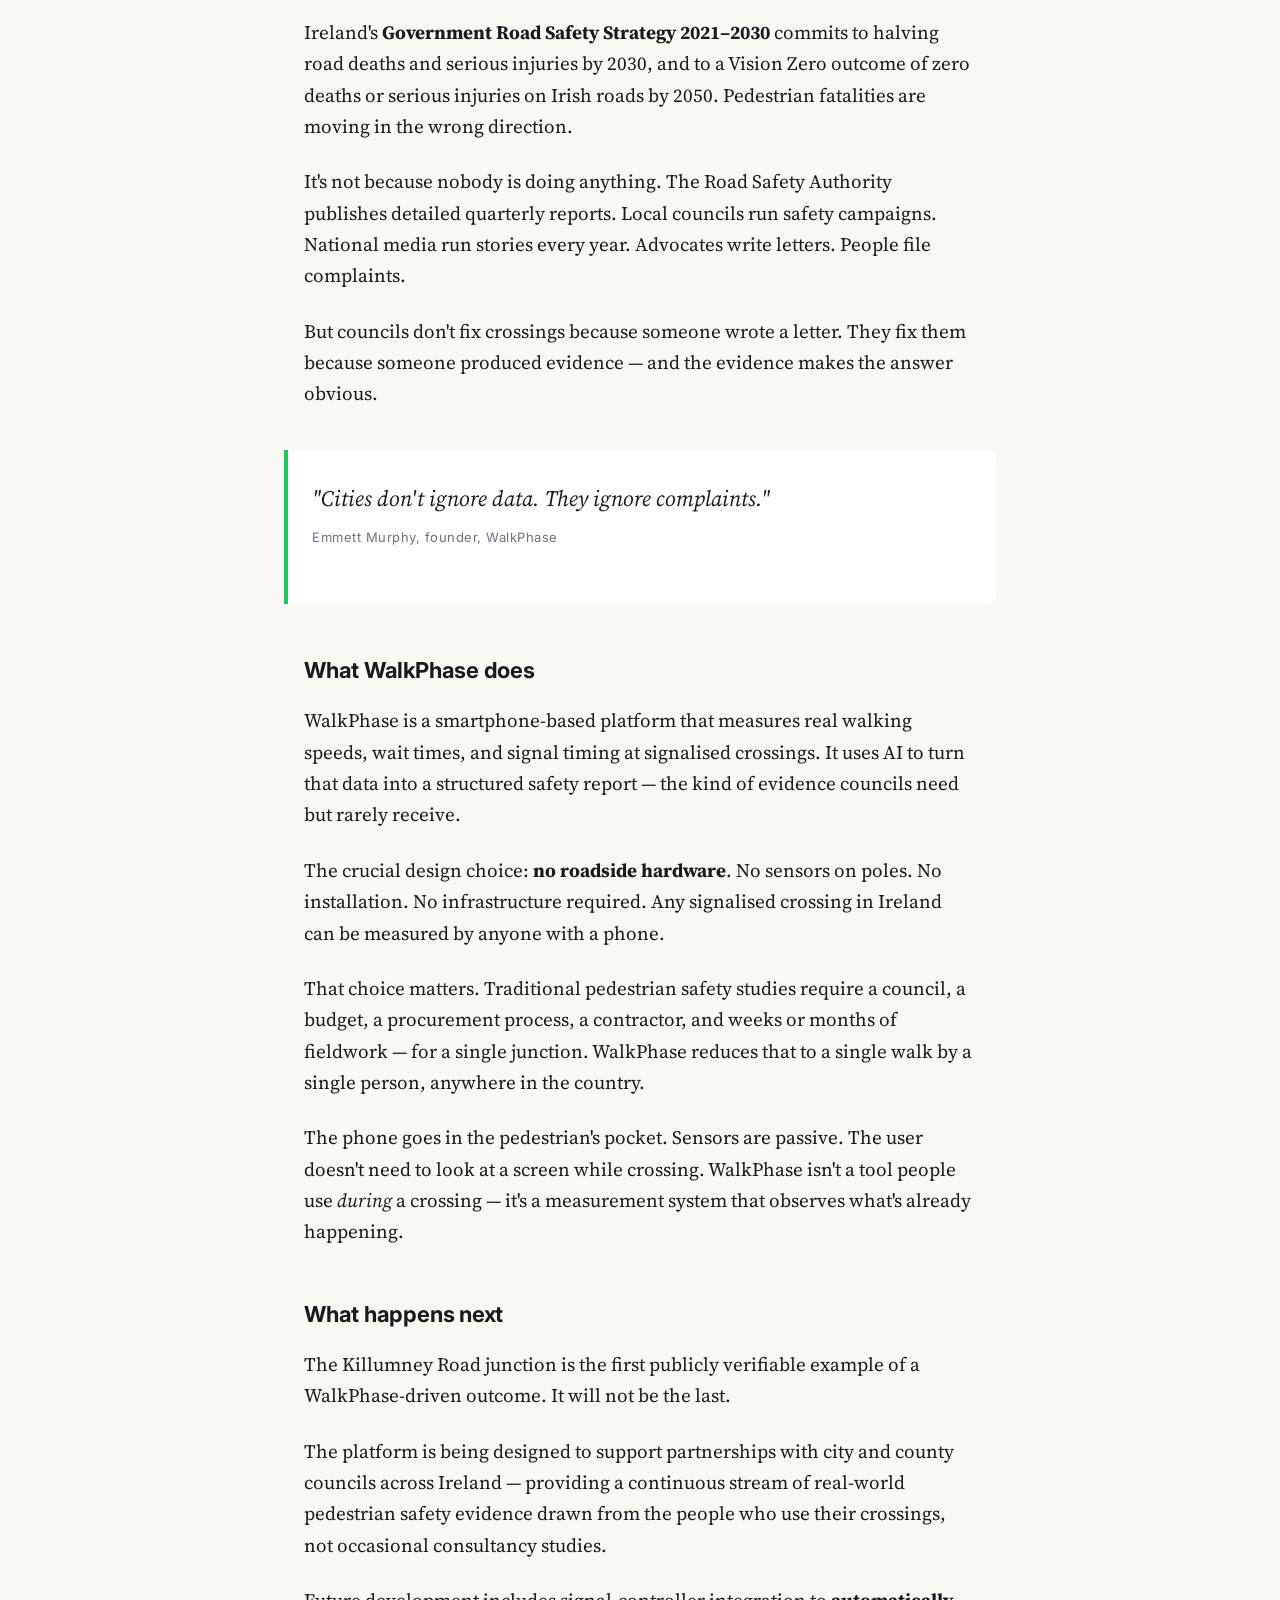
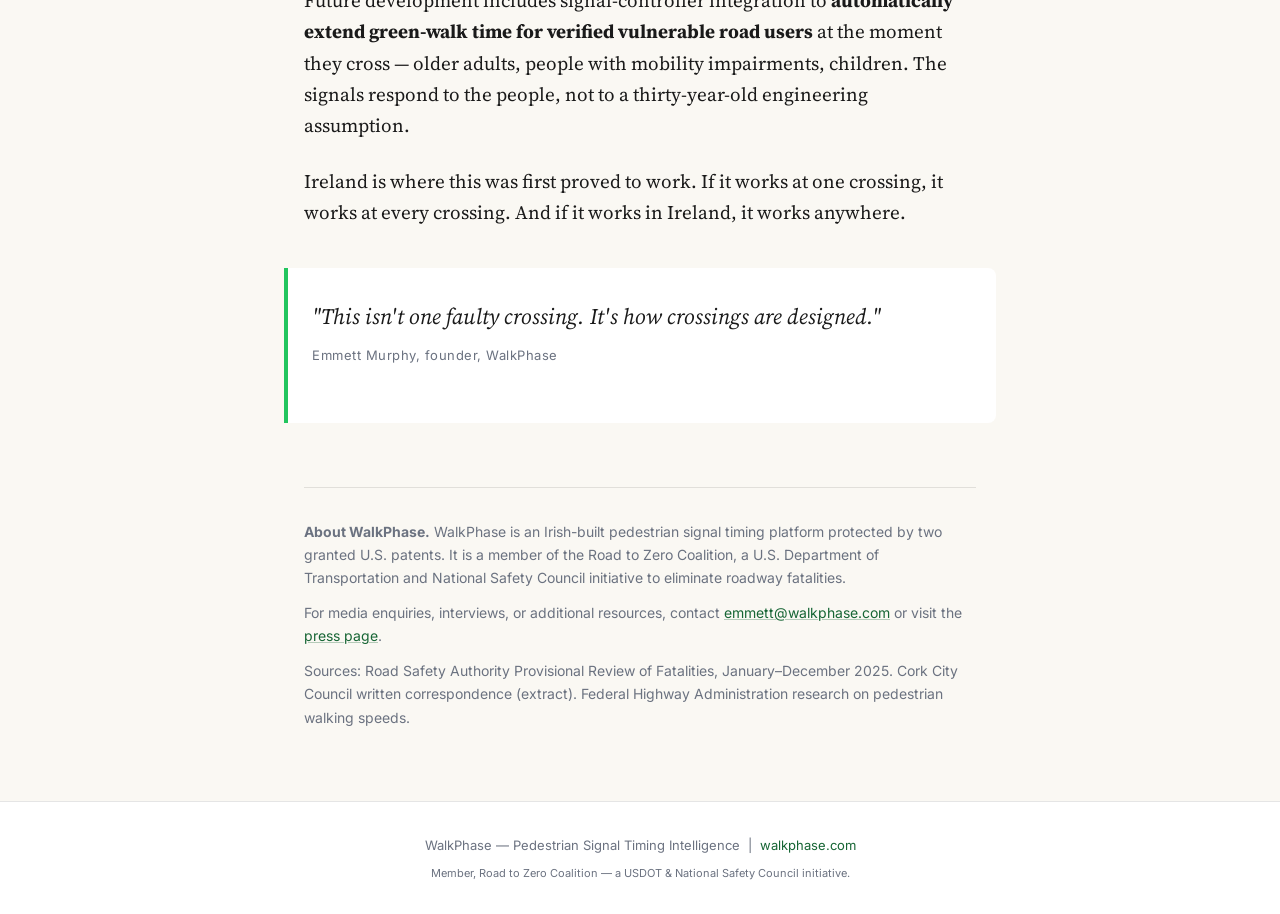
<file: story/killumney/index.html>
<!DOCTYPE html>
<html lang="en">
<head>
    <meta charset="UTF-8">
    <meta name="viewport" content="width=device-width, initial-scale=1.0">
    <meta name="robots" content="noindex, nofollow">
    <meta name="googlebot" content="noindex, nofollow">

    <title>The Killumney Road Story — WalkPhase</title>
    <meta name="description" content="A pedestrian crossing in Cork, measured in one walk, fixed in five days. The full story.">

    <link rel="icon" type="image/png" href="../../favicon.png">
    <link rel="preconnect" href="https://fonts.googleapis.com">
    <link rel="preconnect" href="https://fonts.gstatic.com" crossorigin>
    <link href="https://fonts.googleapis.com/css2?family=Inter:wght@400;500;600;700;800&family=Source+Serif+Pro:wght@400;600;700&display=swap" rel="stylesheet">
    <style>
        *, *::before, *::after { margin: 0; padding: 0; box-sizing: border-box; }
        :root {
            --green-deep: #166534; --green-mid: #15803d; --green-light: #22c55e;
            --bg-cream: #faf8f3; --bg-paper: #ffffff;
            --text-primary: #1a1a1a; --text-secondary: #4b5563; --text-muted: #6b7280;
            --rule: rgba(0,0,0,0.1);
        }
        html { scroll-behavior: smooth; -webkit-font-smoothing: antialiased; }
        body {
            font-family: 'Inter', -apple-system, BlinkMacSystemFont, sans-serif;
            background: var(--bg-cream);
            color: var(--text-primary);
            line-height: 1.7;
            font-size: 18px;
        }
        a { color: inherit; text-decoration: none; }
        img { max-width: 100%; display: block; }

        /* Nav */
        .nav { padding: 24px; border-bottom: 1px solid var(--rule); background: var(--bg-paper); }
        .nav-inner { max-width: 800px; margin: 0 auto; display: flex; align-items: center; justify-content: space-between; }
        .nav-logo { height: 24px; width: auto; }
        .nav-back { font-size: 13px; color: var(--text-muted); }
        .nav-back:hover { color: var(--green-deep); }

        /* Article */
        article { max-width: 720px; margin: 0 auto; padding: 80px 24px 60px; }

        .article-eyebrow {
            display: inline-block;
            font-size: 12px;
            color: var(--green-deep);
            font-weight: 600;
            letter-spacing: 2px;
            text-transform: uppercase;
            margin-bottom: 24px;
        }

        .article-title {
            font-family: 'Source Serif Pro', Georgia, serif;
            font-size: clamp(2.4rem, 5vw, 3.6rem);
            font-weight: 700;
            line-height: 1.1;
            letter-spacing: -0.02em;
            margin-bottom: 24px;
            color: var(--text-primary);
        }

        .article-deck {
            font-size: 22px;
            color: var(--text-secondary);
            line-height: 1.5;
            margin-bottom: 40px;
            font-weight: 400;
        }

        .article-meta {
            font-size: 13px;
            color: var(--text-muted);
            padding-bottom: 24px;
            border-bottom: 1px solid var(--rule);
            margin-bottom: 48px;
            letter-spacing: 0.5px;
        }

        article p {
            font-family: 'Source Serif Pro', Georgia, serif;
            font-size: 19px;
            color: var(--text-primary);
            margin-bottom: 24px;
            line-height: 1.65;
        }

        article p strong { font-weight: 700; }
        article p em { font-style: italic; }

        article h2 {
            font-family: 'Inter', sans-serif;
            font-size: 22px;
            font-weight: 700;
            color: var(--text-primary);
            margin-top: 48px;
            margin-bottom: 16px;
            letter-spacing: -0.01em;
        }

        /* Pull quote */
        .pull {
            margin: 40px -20px;
            padding: 32px 24px;
            background: var(--bg-paper);
            border-left: 4px solid var(--green-light);
            border-radius: 0 8px 8px 0;
        }
        .pull-text {
            font-family: 'Source Serif Pro', Georgia, serif;
            font-size: 22px;
            font-style: italic;
            color: var(--text-primary);
            line-height: 1.5;
            margin-bottom: 12px;
        }
        .pull-attr {
            font-size: 13px;
            color: var(--text-muted);
            font-family: 'Inter', sans-serif;
            letter-spacing: 0.5px;
        }

        /* Council quote — verbatim */
        .verbatim {
            margin: 40px 0;
            padding: 28px;
            background: var(--bg-paper);
            border: 1px solid var(--rule);
            border-radius: 12px;
        }
        .verbatim-eyebrow {
            font-family: 'Inter', sans-serif;
            font-size: 11px;
            color: var(--green-deep);
            font-weight: 600;
            letter-spacing: 1.5px;
            text-transform: uppercase;
            margin-bottom: 16px;
        }
        .verbatim-text {
            font-family: 'Source Serif Pro', Georgia, serif;
            font-size: 18px;
            font-style: italic;
            color: var(--text-primary);
            line-height: 1.6;
            margin-bottom: 16px;
        }
        .verbatim-source {
            font-family: 'Inter', sans-serif;
            font-size: 13px;
            color: var(--text-muted);
        }

        /* Image placeholder */
        .figure {
            margin: 48px -40px;
            text-align: center;
        }
        .figure-img {
            background: var(--bg-paper);
            border: 1px solid var(--rule);
            border-radius: 8px;
            aspect-ratio: 16 / 9;
            display: flex;
            align-items: center;
            justify-content: center;
            color: var(--text-muted);
            font-size: 14px;
            font-family: 'Inter', sans-serif;
        }
        .figure-caption {
            font-family: 'Inter', sans-serif;
            font-size: 13px;
            color: var(--text-muted);
            margin-top: 12px;
            font-style: italic;
        }

        /* Stats inline */
        .stats-inline {
            margin: 32px 0;
            padding: 24px;
            background: var(--bg-paper);
            border-radius: 12px;
            border: 1px solid var(--rule);
            font-family: 'Inter', sans-serif;
        }
        .stats-inline-grid {
            display: grid;
            grid-template-columns: repeat(2, 1fr);
            gap: 16px;
        }
        .stats-inline-item .num { font-size: 28px; font-weight: 700; color: var(--green-deep); line-height: 1; margin-bottom: 6px; }
        .stats-inline-item .lbl { font-size: 13px; color: var(--text-secondary); line-height: 1.4; }

        /* Footer */
        .article-footer {
            margin-top: 64px;
            padding-top: 32px;
            border-top: 1px solid var(--rule);
            font-family: 'Inter', sans-serif;
        }
        .article-footer p {
            font-family: 'Inter', sans-serif;
            font-size: 14px;
            color: var(--text-muted);
            margin-bottom: 12px;
        }
        .article-footer a { color: var(--green-deep); text-decoration: underline; text-decoration-color: rgba(22,101,52,0.3); }

        /* Site footer */
        .site-footer {
            padding: 32px 24px;
            text-align: center;
            font-size: 13px;
            color: var(--text-muted);
            border-top: 1px solid var(--rule);
            background: var(--bg-paper);
        }
        .site-footer a { color: var(--green-deep); }

        @media (max-width: 600px) {
            article { padding: 48px 20px; }
            .article-title { font-size: 2rem; }
            .article-deck { font-size: 18px; }
            article p { font-size: 17px; }
            .pull { margin: 32px 0; }
            .figure { margin: 32px 0; }
            .stats-inline-grid { grid-template-columns: 1fr; }
        }
    </style>
</head>
<body>

    <!-- Nav -->
    <nav class="nav">
        <div class="nav-inner">
            <a href="https://walkphase.com">
                <img src="../../walkphase_logo.svg" alt="WalkPhase" class="nav-logo">
            </a>
            <a href="../../press" class="nav-back">&larr; Press resources</a>
        </div>
    </nav>

    <article>
        <span class="article-eyebrow">Story · Cork, Ireland</span>
        <h1 class="article-title">The crossing that was fixed in five days.</h1>
        <p class="article-deck">A junction in Ballincollig was measured by one person with a smartphone. Five days later, Cork City Council confirmed two pedestrian push buttons had been repaired &mdash; and admitted the signal timing hadn't been revised in 13 years. This is what changed.</p>
        <p class="article-meta">22 April 2026 · By Emmett Murphy · 6 min read</p>

        <p>The junction of Killumney Road and Carriganarra Road in Ballincollig is unremarkable. It sits in a quiet part of west Cork county, surrounded by housing and a school. Most people who cross it have done so thousands of times, without thinking about it.</p>

        <p>That's part of the problem.</p>

        <p>Pedestrian crossings are designed on the assumption that everyone walks at <strong>1.0 metres per second</strong>. It's an engineering convention drawn from research that's now decades old. It applies to junctions across Ireland, the UK, Europe, and most of the developed world. It assumes a fit adult, walking briskly, on a clear day.</p>

        <p>Most people don't walk that fast. Older adults walk slower. People with mobility impairments walk slower. Parents pushing prams walk slower. People carrying shopping walk slower. Children walk slower. The number isn't fringe — research from agencies including the U.S. Federal Highway Administration consistently puts the real walking speed of vulnerable pedestrians somewhere between <strong>0.6 and 0.8 metres per second</strong>.</p>

        <p>That gap matters. At a typical urban crossing, a fit adult walking at 1.0 m/s might cross 12 metres of road in 12 seconds. Someone walking at 0.7 m/s needs <strong>17 seconds</strong>. If the green walk phase was set with the first number in mind, the second person is still in the road when the signal changes.</p>

        <h2>The walk</h2>

        <p>On <strong>Friday, 17 April 2026</strong>, a WalkPhase user crossed the Killumney Road junction. The smartphone in their pocket recorded what happened: when they arrived at the kerb, when they began crossing, how fast they walked, and how long the signal gave them.</p>

        <p>Within seconds of arriving at the other side, the app had a structured safety report ready. Walking speed. Wait time. Signal phase duration. Comparison to the engineering assumption. A clear summary of what was wrong.</p>

        <p>The user sent the report to Cork City Council's Traffic Requests team that evening.</p>

        <p>Five days later, on <strong>Wednesday, 22 April 2026</strong>, the ITS Section of Cork City Council responded.</p>

        <div class="verbatim">
            <p class="verbatim-eyebrow">Cork City Council — written response · Ref: CSR/2026/08609/RDS</p>
            <p class="verbatim-text">"Hi Emmett, I got confirmation that two push buttons were repaired at that junction&hellip; Another visit is planned to confirm crossing distances and associated times <strong>as the parameters for that junction likely haven't been revised since its original installation 13 odd years ago</strong>."</p>
            <p class="verbatim-source">— ITS Section, Cork City Council, 22 April 2026</p>
        </div>

        <p>Two specific issues had been identified, escalated, and fixed in less time than it takes most people to receive a reply from a council planning office. But the more striking part of the response was the second sentence.</p>

        <p>The signal timing parameters at this junction hadn't been revised in <strong>13 years</strong>. The pedestrians who walked the slowest in 2013 are not the pedestrians using the crossing in 2026. The crossing wasn't unsafe because anyone made a mistake. It was unsafe because the assumptions baked into it had been left to age, while the people relying on them changed.</p>

        <p>The Council did not act on a complaint. They acted on evidence. There was no debate about whether the crossing was safe. The data made the answer self-evident.</p>

        <div class="pull">
            <p class="pull-text">"If a crossing isn't safe, you shouldn't have to argue. You should be able to prove it."</p>
            <p class="pull-attr">Emmett Murphy, founder, WalkPhase</p>
        </div>

        <h2>The wider problem</h2>

        <p>2025 was Ireland's worst year for pedestrian deaths in three years.</p>

        <div class="stats-inline">
            <div class="stats-inline-grid">
                <div class="stats-inline-item">
                    <div class="num">41</div>
                    <div class="lbl">Pedestrians killed on Irish roads in 2025</div>
                </div>
                <div class="stats-inline-item">
                    <div class="num">+24%</div>
                    <div class="lbl">Increase vs. 2024</div>
                </div>
                <div class="stats-inline-item">
                    <div class="num">22%</div>
                    <div class="lbl">Of all road deaths were pedestrians</div>
                </div>
                <div class="stats-inline-item">
                    <div class="num">2nd</div>
                    <div class="lbl">Cork ranked 2nd in Ireland for road deaths in 2025</div>
                </div>
            </div>
        </div>

        <p>Ireland's <strong>Government Road Safety Strategy 2021–2030</strong> commits to halving road deaths and serious injuries by 2030, and to a Vision Zero outcome of zero deaths or serious injuries on Irish roads by 2050. Pedestrian fatalities are moving in the wrong direction.</p>

        <p>It's not because nobody is doing anything. The Road Safety Authority publishes detailed quarterly reports. Local councils run safety campaigns. National media run stories every year. Advocates write letters. People file complaints.</p>

        <p>But councils don't fix crossings because someone wrote a letter. They fix them because someone produced evidence — and the evidence makes the answer obvious.</p>

        <div class="pull">
            <p class="pull-text">"Cities don't ignore data. They ignore complaints."</p>
            <p class="pull-attr">Emmett Murphy, founder, WalkPhase</p>
        </div>

        <h2>What WalkPhase does</h2>

        <p>WalkPhase is a smartphone-based platform that measures real walking speeds, wait times, and signal timing at signalised crossings. It uses AI to turn that data into a structured safety report — the kind of evidence councils need but rarely receive.</p>

        <p>The crucial design choice: <strong>no roadside hardware</strong>. No sensors on poles. No installation. No infrastructure required. Any signalised crossing in Ireland can be measured by anyone with a phone.</p>

        <p>That choice matters. Traditional pedestrian safety studies require a council, a budget, a procurement process, a contractor, and weeks or months of fieldwork — for a single junction. WalkPhase reduces that to a single walk by a single person, anywhere in the country.</p>

        <p>The phone goes in the pedestrian's pocket. Sensors are passive. The user doesn't need to look at a screen while crossing. WalkPhase isn't a tool people use <em>during</em> a crossing — it's a measurement system that observes what's already happening.</p>

        <h2>What happens next</h2>

        <p>The Killumney Road junction is the first publicly verifiable example of a WalkPhase-driven outcome. It will not be the last.</p>

        <p>The platform is being designed to support partnerships with city and county councils across Ireland — providing a continuous stream of real-world pedestrian safety evidence drawn from the people who use their crossings, not occasional consultancy studies.</p>

        <p>Future development includes signal-controller integration to <strong>automatically extend green-walk time for verified vulnerable road users</strong> at the moment they cross — older adults, people with mobility impairments, children. The signals respond to the people, not to a thirty-year-old engineering assumption.</p>

        <p>Ireland is where this was first proved to work. If it works at one crossing, it works at every crossing. And if it works in Ireland, it works anywhere.</p>

        <div class="pull">
            <p class="pull-text">"This isn't one faulty crossing. It's how crossings are designed."</p>
            <p class="pull-attr">Emmett Murphy, founder, WalkPhase</p>
        </div>

        <div class="article-footer">
            <p><strong>About WalkPhase.</strong> WalkPhase is an Irish-built pedestrian signal timing platform protected by two granted U.S. patents. It is a member of the Road to Zero Coalition, a U.S. Department of Transportation and National Safety Council initiative to eliminate roadway fatalities.</p>
            <p>For media enquiries, interviews, or additional resources, contact <a href="mailto:emmett@walkphase.com">emmett@walkphase.com</a> or visit the <a href="../../press">press page</a>.</p>
            <p>Sources: Road Safety Authority Provisional Review of Fatalities, January–December 2025. Cork City Council written correspondence (extract). Federal Highway Administration research on pedestrian walking speeds.</p>
        </div>
    </article>

    <!-- Site footer -->
    <footer class="site-footer">
        <p>WalkPhase &mdash; Pedestrian Signal Timing Intelligence &nbsp;|&nbsp; <a href="https://walkphase.com">walkphase.com</a></p>
        <p style="margin-top: 8px; font-size: 11px;">Member, Road to Zero Coalition &mdash; a USDOT &amp; National Safety Council initiative.</p>
    </footer>

</body>
</html>
</file>
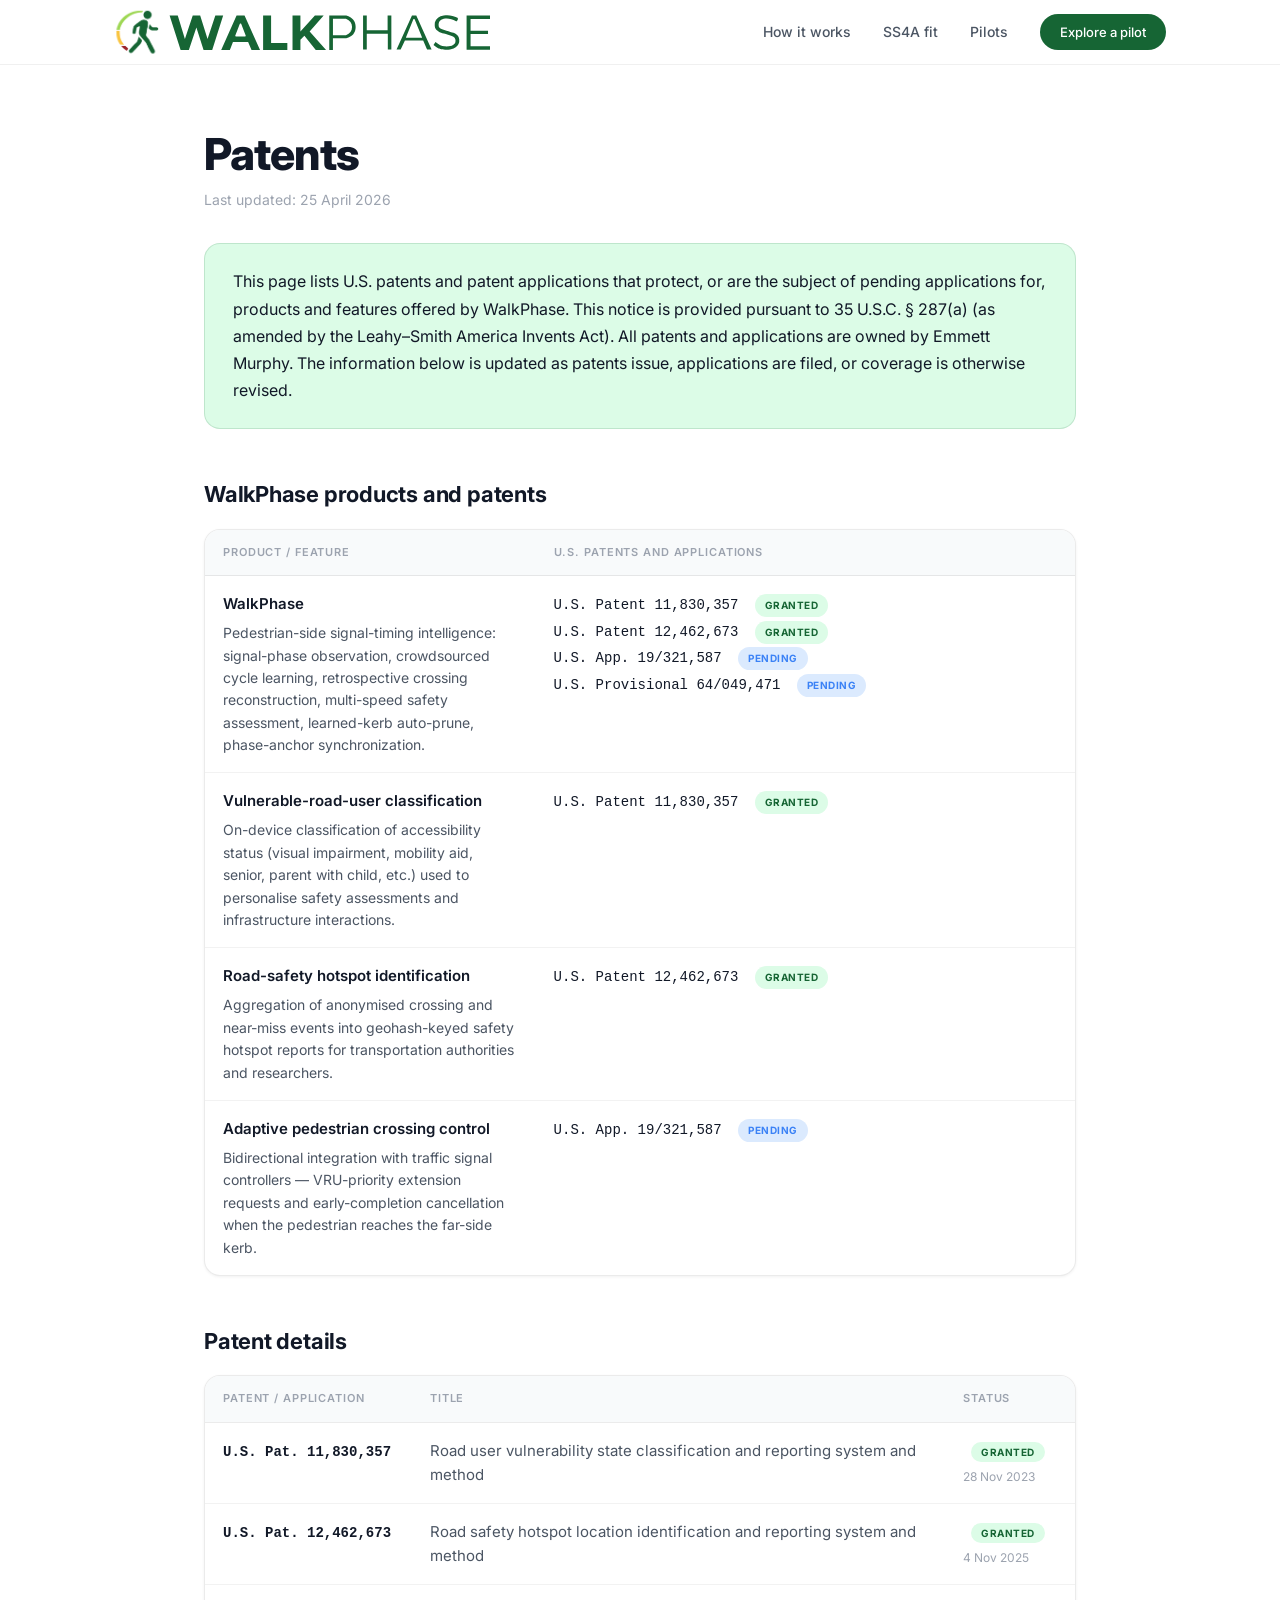
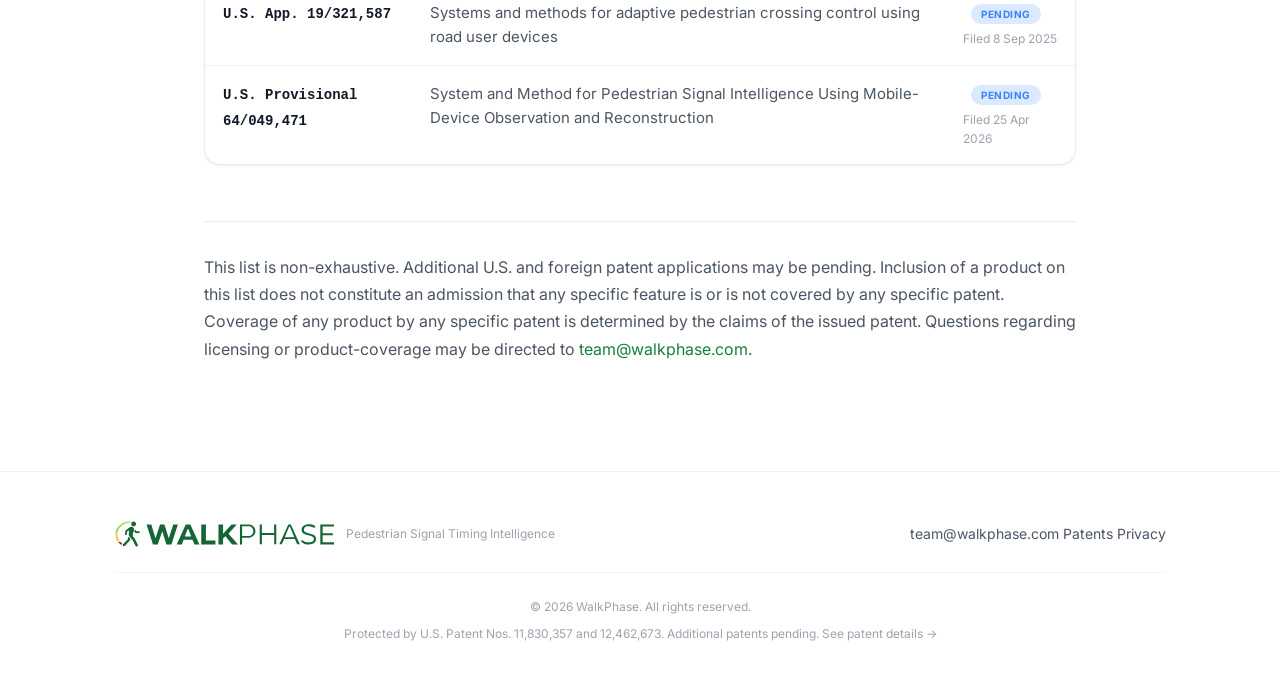
<file: patents.html>
<!DOCTYPE html>
<html lang="en">
<head>
    <!-- Google Analytics -->
    <script async src="https://www.googletagmanager.com/gtag/js?id=G-VWZL59CPCB"></script>
    <script>
      window.dataLayer = window.dataLayer || [];
      function gtag(){dataLayer.push(arguments);}
      gtag('js', new Date());
      gtag('config', 'G-VWZL59CPCB');
    </script>
    <meta charset="UTF-8">
    <meta name="viewport" content="width=device-width, initial-scale=1.0">
    <title>WalkPhase — Patents</title>
    <meta name="description" content="Patents and pending applications covering WalkPhase products and features. Published pursuant to 35 U.S.C. § 287(a).">
    <link rel="icon" type="image/png" href="favicon.png">
    <link rel="preconnect" href="https://fonts.googleapis.com">
    <link rel="preconnect" href="https://fonts.gstatic.com" crossorigin>
    <link href="https://fonts.googleapis.com/css2?family=Inter:wght@400;500;600;700;800&display=swap" rel="stylesheet">
    <link rel="stylesheet" href="styles.css">
    <style>
        /* Page-specific styles for /patents — inherits white theme + Inter from styles.css */
        .patents-page {
            max-width: 920px;
            margin: 0 auto;
            padding: 64px 24px 96px;
        }
        .patents-page h1 {
            font-size: clamp(2rem, 4vw, 2.75rem);
            font-weight: 800;
            line-height: 1.15;
            letter-spacing: -0.02em;
            color: var(--text-primary);
            margin-bottom: 8px;
        }
        .patents-page .effective {
            font-size: 0.875rem;
            color: var(--text-muted);
            margin-bottom: 32px;
        }
        .patents-page .intro {
            background: var(--green-pale);
            border: 1px solid rgba(22, 101, 52, 0.15);
            border-radius: var(--radius-md);
            padding: 24px 28px;
            margin-bottom: 48px;
            font-size: 1rem;
            color: var(--text-primary);
            line-height: 1.7;
        }
        .patents-page h2 {
            font-size: 1.375rem;
            font-weight: 700;
            color: var(--text-primary);
            margin-top: 48px;
            margin-bottom: 16px;
            letter-spacing: -0.01em;
        }
        .patents-page p {
            font-size: 1rem;
            color: var(--text-secondary);
            margin-bottom: 12px;
            line-height: 1.7;
        }
        .patents-table-wrap {
            overflow-x: auto;
            border: 1px solid rgba(0,0,0,0.08);
            border-radius: var(--radius-md);
            background: var(--bg-white);
            box-shadow: var(--shadow-sm);
        }
        .patents-page table {
            width: 100%;
            border-collapse: collapse;
            font-size: 0.9375rem;
        }
        .patents-page thead th {
            text-align: left;
            color: var(--text-muted);
            font-weight: 600;
            font-size: 0.6875rem;
            letter-spacing: 0.08em;
            text-transform: uppercase;
            padding: 14px 18px;
            border-bottom: 1px solid rgba(0,0,0,0.08);
            background: var(--bg-light);
        }
        .patents-page td {
            padding: 16px 18px;
            border-bottom: 1px solid rgba(0,0,0,0.05);
            color: var(--text-secondary);
            vertical-align: top;
        }
        .patents-page tbody tr:last-child td {
            border-bottom: none;
        }
        .patents-page td.product {
            font-weight: 600;
            color: var(--text-primary);
            width: 38%;
        }
        .patents-page td.product .feature {
            display: block;
            font-weight: 400;
            font-size: 0.875rem;
            color: var(--text-secondary);
            margin-top: 6px;
            line-height: 1.6;
        }
        .patents-page td.patents-cell {
            font-family: ui-monospace, 'SF Mono', SFMono-Regular, Menlo, monospace;
            font-size: 0.875rem;
            color: var(--text-primary);
            line-height: 1.9;
        }
        .badge {
            display: inline-block;
            padding: 2px 10px;
            border-radius: 100px;
            font-size: 0.625rem;
            font-weight: 700;
            letter-spacing: 0.05em;
            margin-left: 8px;
            vertical-align: middle;
            text-transform: uppercase;
            font-family: 'Inter', sans-serif;
        }
        .badge.granted {
            background: var(--green-pale);
            color: var(--green-deep);
        }
        .badge.pending {
            background: var(--blue-light);
            color: var(--blue-accent);
        }
        .filed-date {
            display: block;
            font-size: 0.75rem;
            color: var(--text-muted);
            margin-top: 4px;
            font-family: 'Inter', sans-serif;
        }
        .footer-note {
            font-size: 0.8125rem;
            color: var(--text-muted);
            margin-top: 56px;
            padding-top: 32px;
            border-top: 1px solid rgba(0,0,0,0.08);
            line-height: 1.7;
        }
        .footer-note a {
            color: var(--green-mid);
            text-decoration: none;
        }
        .footer-note a:hover {
            text-decoration: underline;
        }
    </style>
</head>
<body>

    <!-- NAV (mirrors index.html) -->
    <nav class="nav" id="nav">
        <div class="nav-inner">
            <a href="/" class="nav-brand">
                <img src="walkphase_logo.svg" alt="WalkPhase" class="nav-logo-img">
            </a>
            <div class="nav-links">
                <a href="/#how-it-works">How it works</a>
                <a href="/#ss4a-fit">SS4A fit</a>
                <a href="/#pilot">Pilots</a>
                <a href="/#contact" class="nav-cta">Explore a pilot</a>
            </div>
        </div>
    </nav>

    <main class="patents-page">
        <h1>Patents</h1>
        <p class="effective">Last updated: 25 April 2026</p>

        <div class="intro">
            This page lists U.S. patents and patent applications that protect, or are the subject of pending applications for, products and features offered by WalkPhase. This notice is provided pursuant to 35 U.S.C. § 287(a) (as amended by the Leahy–Smith America Invents Act). All patents and applications are owned by Emmett Murphy. The information below is updated as patents issue, applications are filed, or coverage is otherwise revised.
        </div>

        <h2>WalkPhase products and patents</h2>
        <div class="patents-table-wrap">
            <table>
                <thead>
                    <tr>
                        <th>Product / Feature</th>
                        <th>U.S. Patents and Applications</th>
                    </tr>
                </thead>
                <tbody>
                    <tr>
                        <td class="product">
                            WalkPhase
                            <span class="feature">Pedestrian-side signal-timing intelligence: signal-phase observation, crowdsourced cycle learning, retrospective crossing reconstruction, multi-speed safety assessment, learned-kerb auto-prune, phase-anchor synchronization.</span>
                        </td>
                        <td class="patents-cell">
                            U.S. Patent 11,830,357 <span class="badge granted">Granted</span><br>
                            U.S. Patent 12,462,673 <span class="badge granted">Granted</span><br>
                            U.S. App. 19/321,587 <span class="badge pending">Pending</span><br>
                            U.S. Provisional 64/049,471 <span class="badge pending">Pending</span>
                        </td>
                    </tr>
                    <tr>
                        <td class="product">
                            Vulnerable-road-user classification
                            <span class="feature">On-device classification of accessibility status (visual impairment, mobility aid, senior, parent with child, etc.) used to personalise safety assessments and infrastructure interactions.</span>
                        </td>
                        <td class="patents-cell">
                            U.S. Patent 11,830,357 <span class="badge granted">Granted</span>
                        </td>
                    </tr>
                    <tr>
                        <td class="product">
                            Road-safety hotspot identification
                            <span class="feature">Aggregation of anonymised crossing and near-miss events into geohash-keyed safety hotspot reports for transportation authorities and researchers.</span>
                        </td>
                        <td class="patents-cell">
                            U.S. Patent 12,462,673 <span class="badge granted">Granted</span>
                        </td>
                    </tr>
                    <tr>
                        <td class="product">
                            Adaptive pedestrian crossing control
                            <span class="feature">Bidirectional integration with traffic signal controllers — VRU-priority extension requests and early-completion cancellation when the pedestrian reaches the far-side kerb.</span>
                        </td>
                        <td class="patents-cell">
                            U.S. App. 19/321,587 <span class="badge pending">Pending</span>
                        </td>
                    </tr>
                </tbody>
            </table>
        </div>

        <h2>Patent details</h2>
        <div class="patents-table-wrap">
            <table>
                <thead>
                    <tr>
                        <th>Patent / Application</th>
                        <th>Title</th>
                        <th style="width: 130px;">Status</th>
                    </tr>
                </thead>
                <tbody>
                    <tr>
                        <td class="patents-cell"><strong>U.S. Pat. 11,830,357</strong></td>
                        <td>Road user vulnerability state classification and reporting system and method</td>
                        <td><span class="badge granted">Granted</span><span class="filed-date">28 Nov 2023</span></td>
                    </tr>
                    <tr>
                        <td class="patents-cell"><strong>U.S. Pat. 12,462,673</strong></td>
                        <td>Road safety hotspot location identification and reporting system and method</td>
                        <td><span class="badge granted">Granted</span><span class="filed-date">4 Nov 2025</span></td>
                    </tr>
                    <tr>
                        <td class="patents-cell"><strong>U.S. App. 19/321,587</strong></td>
                        <td>Systems and methods for adaptive pedestrian crossing control using road user devices</td>
                        <td><span class="badge pending">Pending</span><span class="filed-date">Filed 8 Sep 2025</span></td>
                    </tr>
                    <tr>
                        <td class="patents-cell"><strong>U.S. Provisional 64/049,471</strong></td>
                        <td>System and Method for Pedestrian Signal Intelligence Using Mobile-Device Observation and Reconstruction</td>
                        <td><span class="badge pending">Pending</span><span class="filed-date">Filed 25 Apr 2026</span></td>
                    </tr>
                </tbody>
            </table>
        </div>

        <p class="footer-note">
            This list is non-exhaustive. Additional U.S. and foreign patent applications may be pending. Inclusion of a product on this list does not constitute an admission that any specific feature is or is not covered by any specific patent. Coverage of any product by any specific patent is determined by the claims of the issued patent. Questions regarding licensing or product-coverage may be directed to <a href="mailto:team@walkphase.com">team@walkphase.com</a>.
        </p>
    </main>

    <!-- FOOTER (mirrors index.html) -->
    <footer class="footer">
        <div class="container">
            <div class="footer-inner">
                <div class="footer-brand">
                    <img src="walkphase_logo.svg" alt="WalkPhase" class="footer-logo-img">
                    <span class="footer-sub">Pedestrian Signal Timing Intelligence</span>
                </div>
                <div class="footer-links">
                    <a href="mailto:team@walkphase.com">team@walkphase.com</a>
                    <a href="/patents">Patents</a>
                    <a href="/privacy">Privacy</a>
                </div>
            </div>
            <div class="footer-legal">
                <p>&copy; 2026 WalkPhase. All rights reserved.</p>
                <p class="footer-patents">Protected by U.S. Patent Nos. 11,830,357 and 12,462,673. Additional patents pending. <a href="/patents">See patent details &rarr;</a></p>
            </div>
        </div>
    </footer>

</body>
</html>
</file>
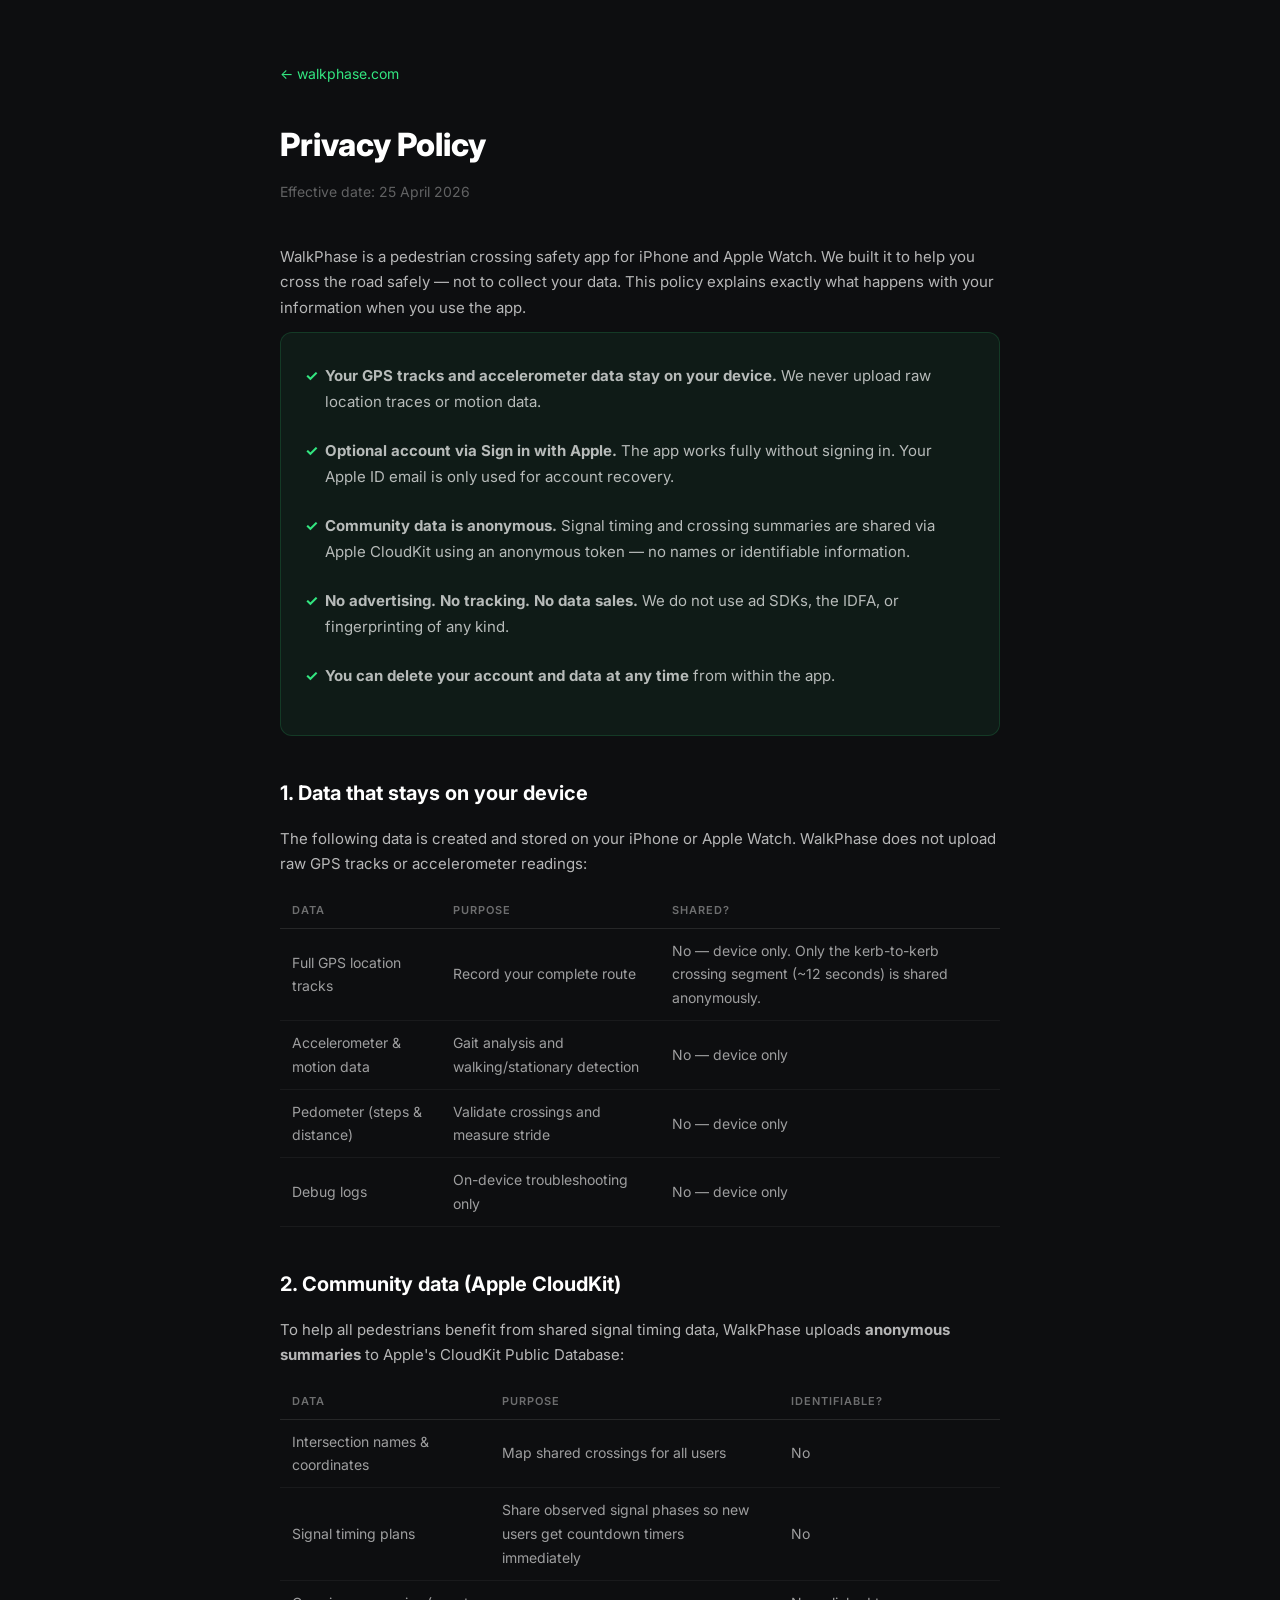
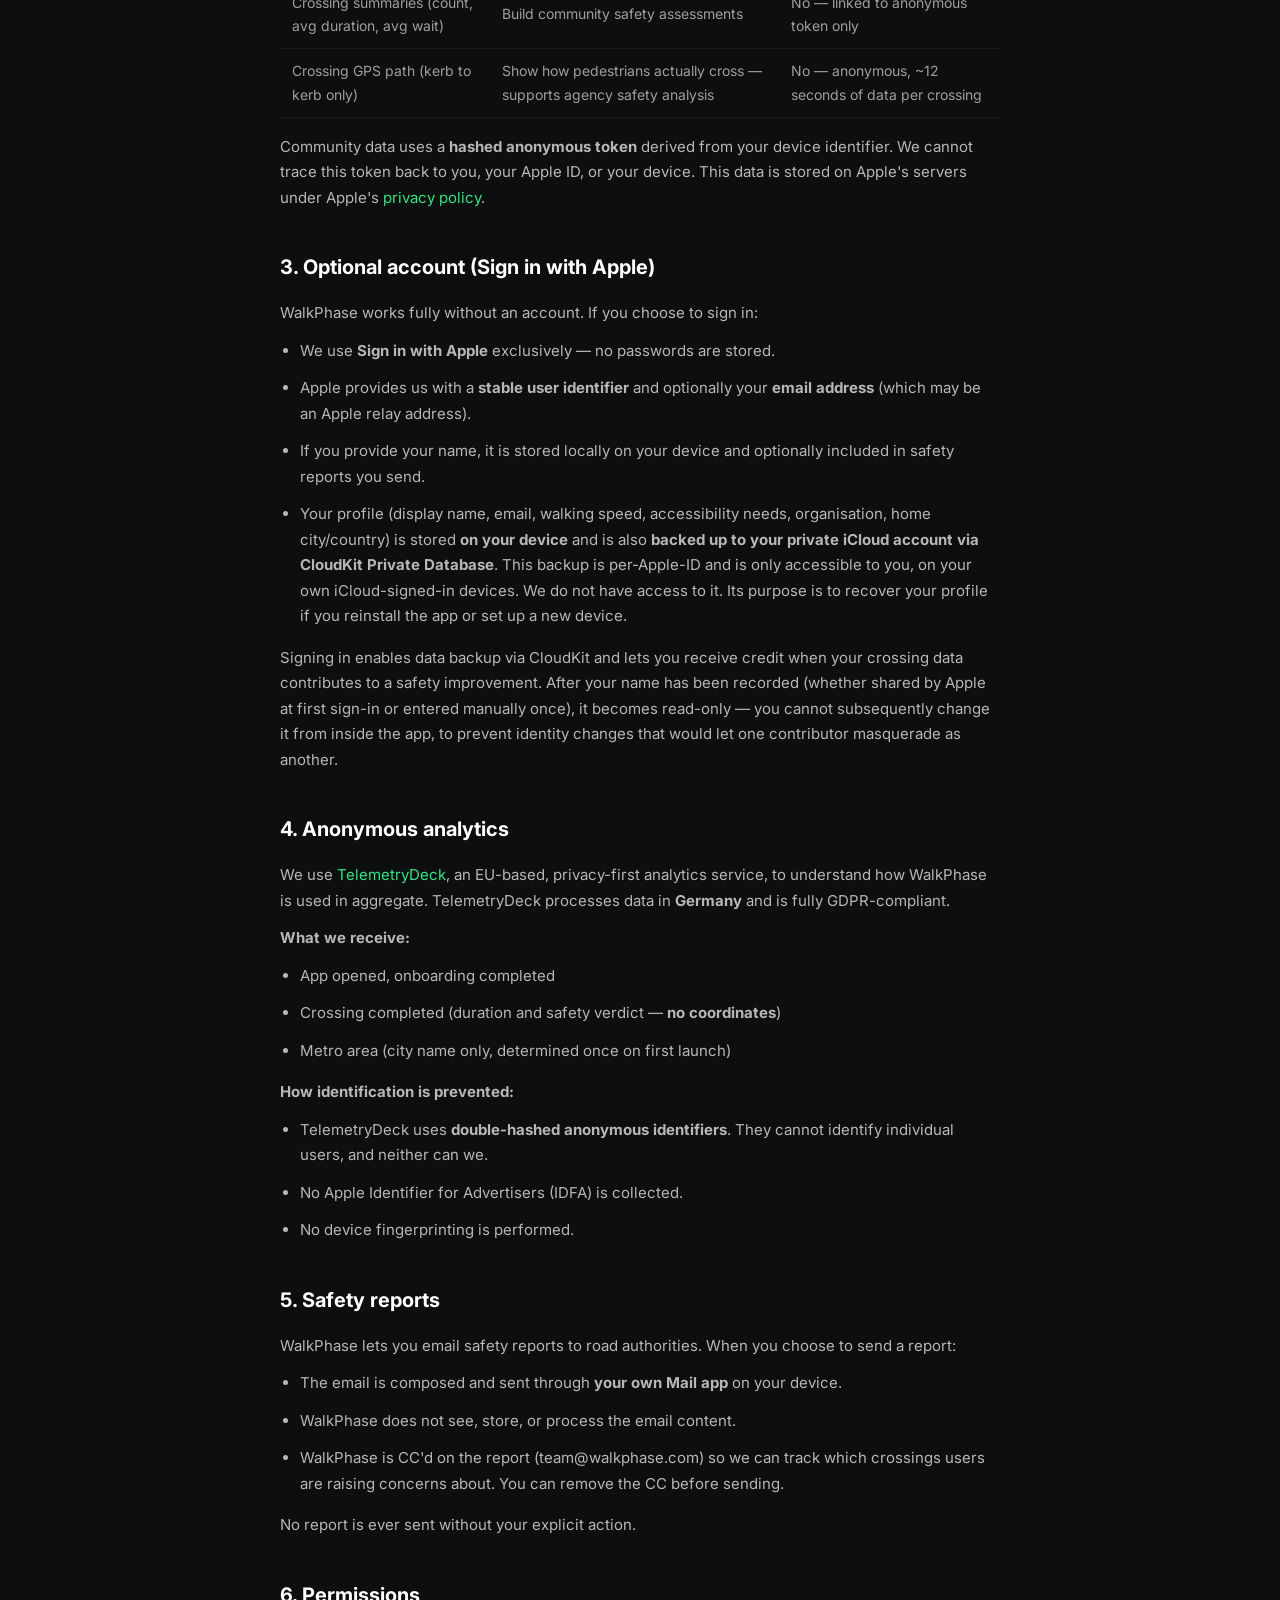
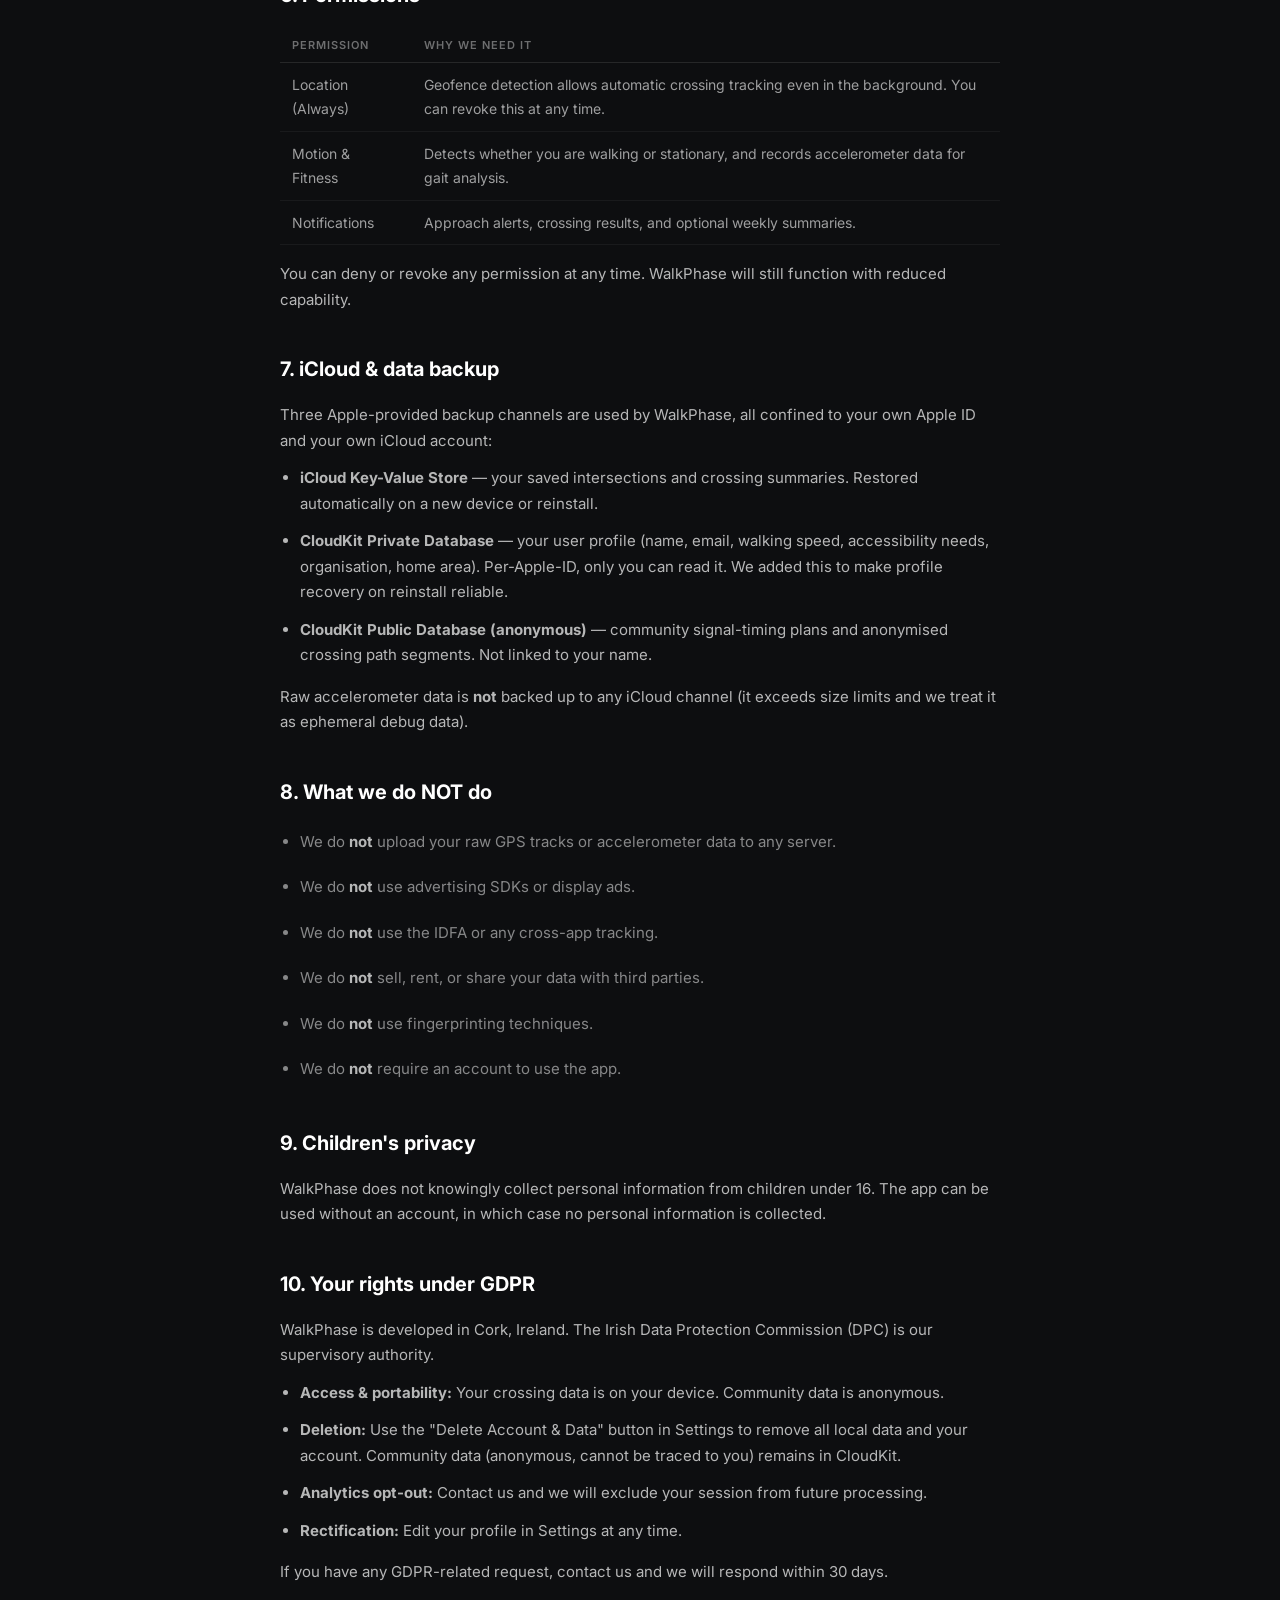
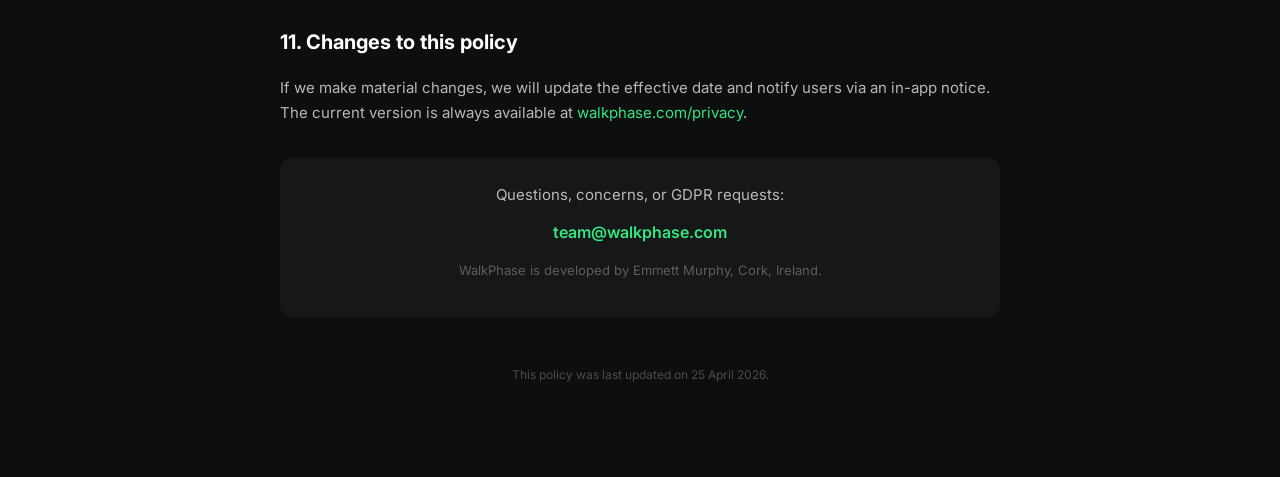
<file: privacy.html>
<!DOCTYPE html>
<html lang="en">
<head>
    <!-- Google Analytics -->
    <script async src="https://www.googletagmanager.com/gtag/js?id=G-VWZL59CPCB"></script>
    <script>
      window.dataLayer = window.dataLayer || [];
      function gtag(){dataLayer.push(arguments);}
      gtag('js', new Date());
      gtag('config', 'G-VWZL59CPCB');
    </script>
    <meta charset="UTF-8">
    <meta name="viewport" content="width=device-width, initial-scale=1.0">
    <title>WalkPhase — Privacy Policy</title>
    <meta name="description" content="WalkPhase privacy policy. Your crossing data stays on your device.">
    <link rel="icon" type="image/png" href="favicon.png">
    <link href="https://fonts.googleapis.com/css2?family=Inter:wght@400;500;600;700;800&display=swap" rel="stylesheet">
    <style>
        * { margin: 0; padding: 0; box-sizing: border-box; }
        body {
            font-family: 'Inter', -apple-system, sans-serif;
            background: #0d0e10;
            color: #e0e0e0;
            line-height: 1.7;
            padding: 0 20px;
        }
        .container {
            max-width: 720px;
            margin: 0 auto;
            padding: 60px 0 80px;
        }
        a { color: #33E680; text-decoration: none; }
        a:hover { text-decoration: underline; }
        .back { display: inline-block; margin-bottom: 32px; font-size: 14px; color: #33E680; }
        h1 {
            font-size: 32px;
            font-weight: 800;
            color: #fff;
            margin-bottom: 8px;
        }
        .effective {
            font-size: 14px;
            color: rgba(255,255,255,0.35);
            margin-bottom: 40px;
        }
        .short-version {
            background: rgba(51, 230, 128, 0.06);
            border: 1px solid rgba(51, 230, 128, 0.15);
            border-radius: 12px;
            padding: 24px;
            margin-bottom: 40px;
        }
        .short-version ul {
            list-style: none;
            padding: 0;
        }
        .short-version li {
            padding: 6px 0;
            padding-left: 20px;
            position: relative;
            font-size: 15px;
        }
        .short-version li::before {
            content: "✓";
            position: absolute;
            left: 0;
            color: #33E680;
            font-weight: 700;
        }
        h2 {
            font-size: 20px;
            font-weight: 700;
            color: #fff;
            margin-top: 40px;
            margin-bottom: 16px;
        }
        p, li {
            font-size: 15px;
            color: rgba(255,255,255,0.7);
            margin-bottom: 12px;
        }
        ul { padding-left: 20px; margin-bottom: 16px; }
        table {
            width: 100%;
            border-collapse: collapse;
            margin: 16px 0;
            font-size: 14px;
        }
        th {
            text-align: left;
            color: rgba(255,255,255,0.4);
            font-weight: 600;
            font-size: 11px;
            letter-spacing: 1px;
            text-transform: uppercase;
            padding: 8px 12px;
            border-bottom: 1px solid rgba(255,255,255,0.1);
        }
        td {
            padding: 10px 12px;
            border-bottom: 1px solid rgba(255,255,255,0.05);
            color: rgba(255,255,255,0.6);
        }
        .not-list { margin-top: 8px; }
        .not-list li {
            color: rgba(255,255,255,0.5);
            padding: 4px 0;
        }
        .not-list li strong { color: rgba(255,255,255,0.7); }
        .contact-box {
            background: rgba(255,255,255,0.04);
            border-radius: 12px;
            padding: 24px;
            margin-top: 32px;
            text-align: center;
        }
        .contact-box a {
            font-size: 16px;
            font-weight: 600;
        }
        .footer-note {
            text-align: center;
            font-size: 12px;
            color: rgba(255,255,255,0.25);
            margin-top: 48px;
        }
    </style>
</head>
<body>
    <div class="container">
        <a href="/" class="back">&larr; walkphase.com</a>

        <h1>Privacy Policy</h1>
        <p class="effective">Effective date: 25 April 2026</p>

        <p>WalkPhase is a pedestrian crossing safety app for iPhone and Apple Watch. We built it to help you cross the road safely — not to collect your data. This policy explains exactly what happens with your information when you use the app.</p>

        <div class="short-version">
            <ul>
                <li><strong>Your GPS tracks and accelerometer data stay on your device.</strong> We never upload raw location traces or motion data.</li>
                <li><strong>Optional account via Sign in with Apple.</strong> The app works fully without signing in. Your Apple ID email is only used for account recovery.</li>
                <li><strong>Community data is anonymous.</strong> Signal timing and crossing summaries are shared via Apple CloudKit using an anonymous token — no names or identifiable information.</li>
                <li><strong>No advertising. No tracking. No data sales.</strong> We do not use ad SDKs, the IDFA, or fingerprinting of any kind.</li>
                <li><strong>You can delete your account and data at any time</strong> from within the app.</li>
            </ul>
        </div>

        <h2>1. Data that stays on your device</h2>
        <p>The following data is created and stored on your iPhone or Apple Watch. WalkPhase does not upload raw GPS tracks or accelerometer readings:</p>
        <table>
            <tr><th>Data</th><th>Purpose</th><th>Shared?</th></tr>
            <tr><td>Full GPS location tracks</td><td>Record your complete route</td><td>No — device only. Only the kerb-to-kerb crossing segment (~12 seconds) is shared anonymously.</td></tr>
            <tr><td>Accelerometer & motion data</td><td>Gait analysis and walking/stationary detection</td><td>No — device only</td></tr>
            <tr><td>Pedometer (steps & distance)</td><td>Validate crossings and measure stride</td><td>No — device only</td></tr>
            <tr><td>Debug logs</td><td>On-device troubleshooting only</td><td>No — device only</td></tr>
        </table>

        <h2>2. Community data (Apple CloudKit)</h2>
        <p>To help all pedestrians benefit from shared signal timing data, WalkPhase uploads <strong>anonymous summaries</strong> to Apple's CloudKit Public Database:</p>
        <table>
            <tr><th>Data</th><th>Purpose</th><th>Identifiable?</th></tr>
            <tr><td>Intersection names & coordinates</td><td>Map shared crossings for all users</td><td>No</td></tr>
            <tr><td>Signal timing plans</td><td>Share observed signal phases so new users get countdown timers immediately</td><td>No</td></tr>
            <tr><td>Crossing summaries (count, avg duration, avg wait)</td><td>Build community safety assessments</td><td>No — linked to anonymous token only</td></tr>
            <tr><td>Crossing GPS path (kerb to kerb only)</td><td>Show how pedestrians actually cross — supports agency safety analysis</td><td>No — anonymous, ~12 seconds of data per crossing</td></tr>
        </table>
        <p>Community data uses a <strong>hashed anonymous token</strong> derived from your device identifier. We cannot trace this token back to you, your Apple ID, or your device. This data is stored on Apple's servers under Apple's <a href="https://www.apple.com/legal/privacy/" target="_blank">privacy policy</a>.</p>

        <h2>3. Optional account (Sign in with Apple)</h2>
        <p>WalkPhase works fully without an account. If you choose to sign in:</p>
        <ul>
            <li>We use <strong>Sign in with Apple</strong> exclusively — no passwords are stored.</li>
            <li>Apple provides us with a <strong>stable user identifier</strong> and optionally your <strong>email address</strong> (which may be an Apple relay address).</li>
            <li>If you provide your name, it is stored locally on your device and optionally included in safety reports you send.</li>
            <li>Your profile (display name, email, walking speed, accessibility needs, organisation, home city/country) is stored <strong>on your device</strong> and is also <strong>backed up to your private iCloud account via CloudKit Private Database</strong>. This backup is per-Apple-ID and is only accessible to you, on your own iCloud-signed-in devices. We do not have access to it. Its purpose is to recover your profile if you reinstall the app or set up a new device.</li>
        </ul>
        <p>Signing in enables data backup via CloudKit and lets you receive credit when your crossing data contributes to a safety improvement. After your name has been recorded (whether shared by Apple at first sign-in or entered manually once), it becomes read-only — you cannot subsequently change it from inside the app, to prevent identity changes that would let one contributor masquerade as another.</p>

        <h2>4. Anonymous analytics</h2>
        <p>We use <a href="https://telemetrydeck.com" target="_blank">TelemetryDeck</a>, an EU-based, privacy-first analytics service, to understand how WalkPhase is used in aggregate. TelemetryDeck processes data in <strong>Germany</strong> and is fully GDPR-compliant.</p>
        <p><strong>What we receive:</strong></p>
        <ul>
            <li>App opened, onboarding completed</li>
            <li>Crossing completed (duration and safety verdict — <strong>no coordinates</strong>)</li>
            <li>Metro area (city name only, determined once on first launch)</li>
        </ul>
        <p><strong>How identification is prevented:</strong></p>
        <ul>
            <li>TelemetryDeck uses <strong>double-hashed anonymous identifiers</strong>. They cannot identify individual users, and neither can we.</li>
            <li>No Apple Identifier for Advertisers (IDFA) is collected.</li>
            <li>No device fingerprinting is performed.</li>
        </ul>

        <h2>5. Safety reports</h2>
        <p>WalkPhase lets you email safety reports to road authorities. When you choose to send a report:</p>
        <ul>
            <li>The email is composed and sent through <strong>your own Mail app</strong> on your device.</li>
            <li>WalkPhase does not see, store, or process the email content.</li>
            <li>WalkPhase is CC'd on the report (team@walkphase.com) so we can track which crossings users are raising concerns about. You can remove the CC before sending.</li>
        </ul>
        <p>No report is ever sent without your explicit action.</p>

        <h2>6. Permissions</h2>
        <table>
            <tr><th>Permission</th><th>Why we need it</th></tr>
            <tr><td>Location (Always)</td><td>Geofence detection allows automatic crossing tracking even in the background. You can revoke this at any time.</td></tr>
            <tr><td>Motion & Fitness</td><td>Detects whether you are walking or stationary, and records accelerometer data for gait analysis.</td></tr>
            <tr><td>Notifications</td><td>Approach alerts, crossing results, and optional weekly summaries.</td></tr>
        </table>
        <p>You can deny or revoke any permission at any time. WalkPhase will still function with reduced capability.</p>

        <h2>7. iCloud & data backup</h2>
        <p>Three Apple-provided backup channels are used by WalkPhase, all confined to your own Apple ID and your own iCloud account:</p>
        <ul>
            <li><strong>iCloud Key-Value Store</strong> — your saved intersections and crossing summaries. Restored automatically on a new device or reinstall.</li>
            <li><strong>CloudKit Private Database</strong> — your user profile (name, email, walking speed, accessibility needs, organisation, home area). Per-Apple-ID, only you can read it. We added this to make profile recovery on reinstall reliable.</li>
            <li><strong>CloudKit Public Database (anonymous)</strong> — community signal-timing plans and anonymised crossing path segments. Not linked to your name.</li>
        </ul>
        <p>Raw accelerometer data is <strong>not</strong> backed up to any iCloud channel (it exceeds size limits and we treat it as ephemeral debug data).</p>

        <h2>8. What we do NOT do</h2>
        <ul class="not-list">
            <li>We do <strong>not</strong> upload your raw GPS tracks or accelerometer data to any server.</li>
            <li>We do <strong>not</strong> use advertising SDKs or display ads.</li>
            <li>We do <strong>not</strong> use the IDFA or any cross-app tracking.</li>
            <li>We do <strong>not</strong> sell, rent, or share your data with third parties.</li>
            <li>We do <strong>not</strong> use fingerprinting techniques.</li>
            <li>We do <strong>not</strong> require an account to use the app.</li>
        </ul>

        <h2>9. Children's privacy</h2>
        <p>WalkPhase does not knowingly collect personal information from children under 16. The app can be used without an account, in which case no personal information is collected.</p>

        <h2>10. Your rights under GDPR</h2>
        <p>WalkPhase is developed in Cork, Ireland. The Irish Data Protection Commission (DPC) is our supervisory authority.</p>
        <ul>
            <li><strong>Access & portability:</strong> Your crossing data is on your device. Community data is anonymous.</li>
            <li><strong>Deletion:</strong> Use the "Delete Account & Data" button in Settings to remove all local data and your account. Community data (anonymous, cannot be traced to you) remains in CloudKit.</li>
            <li><strong>Analytics opt-out:</strong> Contact us and we will exclude your session from future processing.</li>
            <li><strong>Rectification:</strong> Edit your profile in Settings at any time.</li>
        </ul>
        <p>If you have any GDPR-related request, contact us and we will respond within 30 days.</p>

        <h2>11. Changes to this policy</h2>
        <p>If we make material changes, we will update the effective date and notify users via an in-app notice. The current version is always available at <a href="/privacy">walkphase.com/privacy</a>.</p>

        <div class="contact-box">
            <p>Questions, concerns, or GDPR requests:</p>
            <a href="mailto:team@walkphase.com">team@walkphase.com</a>
            <p style="margin-top: 12px; font-size: 13px; color: rgba(255,255,255,0.3);">WalkPhase is developed by Emmett Murphy, Cork, Ireland.</p>
        </div>

        <p class="footer-note">This policy was last updated on 25 April 2026.</p>
    </div>
</body>
</html>
</file>
<file: styles.css>
/* ============================================
   WalkPhase Landing Page — Styles
   ============================================ */

/* --- Reset & Base --- */
*, *::before, *::after {
    margin: 0;
    padding: 0;
    box-sizing: border-box;
}

:root {
    --green-deep: #166534;
    --green-mid: #15803d;
    --green-light: #22c55e;
    --green-pale: #dcfce7;
    --blue-accent: #3b82f6;
    --blue-light: #dbeafe;
    --bg-white: #ffffff;
    --bg-light: #f8fafb;
    --bg-dark: #0a0f0d;
    --text-primary: #111827;
    --text-secondary: #4b5563;
    --text-muted: #9ca3af;
    --text-white: #ffffff;
    --text-white-muted: rgba(255,255,255,0.6);
    --shadow-sm: 0 1px 3px rgba(0,0,0,0.06);
    --shadow-md: 0 4px 16px rgba(0,0,0,0.08);
    --shadow-lg: 0 12px 40px rgba(0,0,0,0.1);
    --shadow-xl: 0 20px 60px rgba(0,0,0,0.12);
    --radius-sm: 12px;
    --radius-md: 16px;
    --radius-lg: 24px;
    --radius-xl: 32px;
    --max-width: 1100px;
    --transition: 0.3s cubic-bezier(0.4, 0, 0.2, 1);
}

html {
    scroll-behavior: smooth;
    -webkit-font-smoothing: antialiased;
    -moz-osx-font-smoothing: grayscale;
}

body {
    font-family: 'Inter', -apple-system, BlinkMacSystemFont, 'Segoe UI', sans-serif;
    color: var(--text-primary);
    background: var(--bg-white);
    line-height: 1.6;
    overflow-x: hidden;
}

a {
    color: inherit;
    text-decoration: none;
}

img {
    max-width: 100%;
    display: block;
}

/* --- Layout --- */
.container {
    max-width: var(--max-width);
    margin: 0 auto;
    padding: 0 24px;
}

.container-narrow {
    max-width: 800px;
    margin: 0 auto;
    padding: 0 24px;
}

.section {
    padding: 120px 0;
}

.section-light {
    background: var(--bg-light);
}

.section-dark {
    background: var(--bg-dark);
}

.section-ss4a {
    background: linear-gradient(180deg, var(--bg-light) 0%, var(--bg-white) 100%);
    border-top: 1px solid rgba(22, 101, 52, 0.1);
}

.section-header {
    text-align: center;
    margin-bottom: 64px;
}

.section-title {
    font-size: clamp(2rem, 4vw, 3rem);
    font-weight: 800;
    line-height: 1.15;
    letter-spacing: -0.03em;
    color: var(--text-primary);
}

.section-subtitle {
    font-size: 1.125rem;
    color: var(--text-secondary);
    margin-top: 16px;
    max-width: 640px;
    margin-left: auto;
    margin-right: auto;
    line-height: 1.7;
}

.section-body {
    font-size: 1.125rem;
    color: var(--text-secondary);
    max-width: 720px;
    margin: 48px auto 0;
    text-align: center;
    line-height: 1.8;
}

/* --- Typography helpers --- */
.text-green { color: var(--green-deep); }
.text-muted { color: var(--text-muted); }
.text-white { color: var(--text-white); }
.text-white-muted { color: var(--text-white-muted); }
.text-warn { color: #ef4444; }

/* --- Buttons --- */
.btn {
    display: inline-flex;
    align-items: center;
    justify-content: center;
    padding: 14px 32px;
    border-radius: 100px;
    font-size: 0.9375rem;
    font-weight: 600;
    transition: all var(--transition);
    cursor: pointer;
    border: none;
    white-space: nowrap;
}

.btn-primary {
    background: var(--green-deep);
    color: white;
}

.btn-primary:hover {
    background: var(--green-mid);
    transform: translateY(-1px);
    box-shadow: 0 4px 20px rgba(22, 101, 52, 0.3);
}

.btn-secondary {
    background: transparent;
    color: var(--text-primary);
    border: 1.5px solid rgba(0,0,0,0.15);
}

.btn-secondary:hover {
    border-color: rgba(0,0,0,0.3);
    transform: translateY(-1px);
}

.btn-lg {
    padding: 18px 40px;
    font-size: 1rem;
}

.btn-full {
    width: 100%;
}

/* --- Announcement Bar --- */
.announcement-bar {
    background: var(--bg-dark);
    color: white;
    padding: 10px 24px;
    font-size: 0.8125rem;
    text-align: center;
    position: relative;
    z-index: 101;
}

.announcement-inner {
    max-width: var(--max-width);
    margin: 0 auto;
    display: flex;
    align-items: center;
    justify-content: center;
    gap: 10px;
    flex-wrap: wrap;
}

.announcement-badge {
    display: inline-block;
    background: var(--green-deep);
    color: white;
    font-size: 0.625rem;
    font-weight: 800;
    padding: 3px 8px;
    border-radius: 4px;
    letter-spacing: 0.08em;
    text-transform: uppercase;
}

.announcement-bar strong {
    font-weight: 700;
}

.announcement-link {
    color: var(--green-light) !important;
    font-weight: 600;
    white-space: nowrap;
}

.announcement-link:hover {
    text-decoration: underline;
}

/* --- Nav --- */
.nav {
    position: sticky;
    top: 0;
    left: 0;
    right: 0;
    z-index: 100;
    background: rgba(255, 255, 255, 0.85);
    backdrop-filter: blur(20px);
    -webkit-backdrop-filter: blur(20px);
    border-bottom: 1px solid rgba(0,0,0,0.06);
    transition: all var(--transition);
}

.nav.scrolled {
    box-shadow: var(--shadow-sm);
}

.nav-inner {
    max-width: var(--max-width);
    margin: 0 auto;
    padding: 0 24px;
    display: flex;
    align-items: center;
    justify-content: space-between;
    height: 64px;
}

.nav-brand {
    display: flex;
    align-items: center;
}

.nav-logo-img {
    height: 48px;
    width: auto;
}

.nav-links {
    display: flex;
    align-items: center;
    gap: 32px;
}

.nav-links a {
    font-size: 0.875rem;
    font-weight: 500;
    color: var(--text-secondary);
    transition: color var(--transition);
}

.nav-links a:hover {
    color: var(--text-primary);
}

.nav-cta {
    background: var(--green-deep);
    color: white !important;
    padding: 8px 20px;
    border-radius: 100px;
    font-size: 0.8125rem !important;
}

.nav-cta:hover {
    background: var(--green-mid);
}

.nav-mobile-toggle {
    display: none;
    background: none;
    border: none;
    cursor: pointer;
    padding: 8px;
    flex-direction: column;
    gap: 5px;
    z-index: 102;
}

.nav-mobile-toggle span {
    display: block;
    width: 22px;
    height: 2px;
    background: var(--text-primary);
    border-radius: 2px;
    transition: all var(--transition);
}

.nav-mobile-toggle.active span:nth-child(1) {
    transform: rotate(45deg) translate(5px, 5px);
}

.nav-mobile-toggle.active span:nth-child(2) {
    opacity: 0;
}

.nav-mobile-toggle.active span:nth-child(3) {
    transform: rotate(-45deg) translate(5px, -5px);
}

.nav-overlay {
    display: none;
    position: fixed;
    inset: 0;
    background: rgba(0,0,0,0.3);
    z-index: 98;
    backdrop-filter: blur(4px);
}

.nav-overlay.active {
    display: block;
}

.nav-links.mobile-open {
    display: flex !important;
    position: absolute;
    top: 100%;
    left: 0;
    right: 0;
    width: 100%;
    background: #ffffff;
    -webkit-backdrop-filter: none;
    backdrop-filter: none;
    flex-direction: column;
    padding: 16px 24px 24px;
    gap: 0;
    z-index: 99;
    box-shadow: 0 8px 24px rgba(0,0,0,0.12);
    border-top: 1px solid rgba(0,0,0,0.06);
}

.nav-links.mobile-open a {
    display: block;
    padding: 14px 0;
    font-size: 1rem;
    color: var(--text-primary);
    border-bottom: 1px solid rgba(0,0,0,0.06);
}

.nav-links.mobile-open a:last-child {
    border-bottom: none;
}

.nav-links.mobile-open .nav-cta {
    margin-top: 12px;
    text-align: center;
    border-bottom: none;
    display: block;
    padding: 14px 20px;
}

/* --- Hero --- */
.hero {
    padding: 80px 0 100px;
    min-height: 100vh;
    display: flex;
    align-items: center;
}

.hero-content {
    max-width: var(--max-width);
    margin: 0 auto;
    padding: 0 24px;
    display: grid;
    grid-template-columns: 1fr 1fr;
    gap: 80px;
    align-items: center;
}

.hero-headline {
    font-size: clamp(2.5rem, 5vw, 3.75rem);
    font-weight: 800;
    line-height: 1.1;
    letter-spacing: -0.035em;
}

.hero-sub {
    font-size: 1.1875rem;
    color: var(--text-secondary);
    margin-top: 24px;
    line-height: 1.8;
}

.hero-ctas {
    display: flex;
    gap: 16px;
    margin-top: 40px;
}

/* --- iPhone Frame + Screenshot Carousel --- */
.iphone-frame {
    width: 280px;
    margin: 0 auto;
    background: #1a1a1a;
    border-radius: 44px;
    padding: 10px;
    box-shadow:
        0 20px 60px rgba(0,0,0,0.15),
        0 0 0 1px rgba(255,255,255,0.08),
        inset 0 0 0 1px rgba(255,255,255,0.05);
    animation: phoneFloat 6s ease-in-out infinite;
    position: relative;
}

@keyframes phoneFloat {
    0%, 100% { transform: translateY(0px); }
    50% { transform: translateY(-10px); }
}

.iphone-notch {
    width: 90px;
    height: 24px;
    background: #1a1a1a;
    border-radius: 0 0 14px 14px;
    margin: 0 auto;
    position: absolute;
    top: 10px;
    left: 50%;
    transform: translateX(-50%);
    z-index: 3;
}

.iphone-screen {
    border-radius: 36px;
    overflow: hidden;
    position: relative;
    aspect-ratio: 19.5/9;
    aspect-ratio: auto;
    background: #000;
}

.iphone-screenshot {
    display: block;
    width: 100%;
    height: auto;
    border-radius: 36px;
    position: absolute;
    top: 0;
    left: 0;
    opacity: 0;
    transition: opacity 0.8s cubic-bezier(0.4, 0, 0.2, 1);
}

.iphone-screenshot.active {
    position: relative;
    opacity: 1;
}

.iphone-home-bar {
    width: 100px;
    height: 4px;
    background: rgba(255, 255, 255, 0.25);
    border-radius: 2px;
    margin: 8px auto 4px;
}

.screenshot-dots {
    display: flex;
    justify-content: center;
    gap: 8px;
    margin-top: 20px;
}

.screenshot-dot {
    width: 8px;
    height: 8px;
    border-radius: 50%;
    background: rgba(0, 0, 0, 0.15);
    border: none;
    cursor: pointer;
    padding: 0;
    transition: all var(--transition);
}

.screenshot-dot.active {
    background: var(--green-deep);
    transform: scale(1.25);
}

.screenshot-dot:hover {
    background: var(--green-mid);
}

/* --- Problem / Comparison --- */
.comparison {
    display: grid;
    grid-template-columns: 1fr 1fr;
    gap: 32px;
    max-width: 900px;
    margin: 0 auto;
}

.comparison-card {
    background: white;
    border-radius: var(--radius-md);
    padding: 40px 32px;
    box-shadow: var(--shadow-md);
    text-align: center;
    transition: transform var(--transition);
}

.comparison-card:hover {
    transform: translateY(-4px);
}

.comparison-speed {
    font-size: 2.5rem;
    font-weight: 800;
    letter-spacing: -0.02em;
    margin-bottom: 4px;
}

.comparison-safe .comparison-speed { color: var(--green-deep); }
.comparison-unsafe .comparison-speed { color: #ef4444; }

.comparison-label {
    font-size: 0.875rem;
    color: var(--text-muted);
    margin-bottom: 32px;
}

.comparison-visual {
    margin-bottom: 24px;
}

.crossing-track {
    position: relative;
    height: 60px;
    background: #f3f4f6;
    border-radius: 8px;
    margin-bottom: 12px;
    overflow: hidden;
}

.crossing-line {
    position: absolute;
    top: 0;
    bottom: 0;
    width: 3px;
    background: var(--text-muted);
}

.crossing-start { left: 10%; }
.crossing-end { right: 10%; }

.walker {
    position: absolute;
    top: 50%;
    transform: translateY(-50%);
    left: 10%;
    transition: none;
}

.walker-dot {
    width: 16px;
    height: 16px;
    border-radius: 50%;
}

.comparison-safe .walker-dot { background: var(--green-deep); }
.comparison-unsafe .walker-dot { background: #ef4444; }

.crossing-timer {
    font-size: 1.5rem;
    font-weight: 700;
    color: var(--text-secondary);
    font-variant-numeric: tabular-nums;
}

.comparison-result {
    display: flex;
    align-items: center;
    justify-content: center;
    gap: 8px;
    font-size: 0.9375rem;
    font-weight: 600;
    padding: 12px;
    border-radius: var(--radius-sm);
}

.result-safe {
    background: var(--green-pale);
    color: var(--green-deep);
}

.result-unsafe {
    background: #fef2f2;
    color: #dc2626;
}

/* --- Solution --- */
.solution-layout {
    display: grid;
    grid-template-columns: 1fr 1fr;
    gap: 80px;
    align-items: center;
}

.solution-lead {
    font-size: 1.25rem;
    font-weight: 600;
    color: var(--text-primary);
    margin-bottom: 16px;
    line-height: 1.6;
}

.solution-text p {
    color: var(--text-secondary);
    margin-bottom: 24px;
    line-height: 1.8;
}

.solution-points {
    display: flex;
    flex-direction: column;
    gap: 12px;
    margin-top: 32px;
}

.solution-point {
    font-size: 1rem;
    font-weight: 600;
    color: var(--green-deep);
    padding-left: 20px;
    position: relative;
}

.solution-point::before {
    content: '';
    position: absolute;
    left: 0;
    top: 50%;
    transform: translateY(-50%);
    width: 8px;
    height: 8px;
    background: var(--green-light);
    border-radius: 50%;
}

/* --- Floating cards --- */
.floating-cards {
    position: relative;
    height: 400px;
}

.float-card {
    position: absolute;
    background: white;
    border-radius: var(--radius-md);
    padding: 20px 24px;
    box-shadow: var(--shadow-lg);
    border: 1px solid rgba(0,0,0,0.04);
    min-width: 200px;
    backdrop-filter: blur(10px);
}

.float-card-1 {
    top: 20px;
    left: 10%;
    animation: floatCard1 8s ease-in-out infinite;
}

.float-card-2 {
    top: 140px;
    right: 5%;
    animation: floatCard2 7s ease-in-out infinite;
}

.float-card-3 {
    bottom: 40px;
    left: 20%;
    animation: floatCard3 9s ease-in-out infinite;
}

@keyframes floatCard1 {
    0%, 100% { transform: translateY(0); }
    50% { transform: translateY(-10px); }
}

@keyframes floatCard2 {
    0%, 100% { transform: translateY(0); }
    50% { transform: translateY(8px); }
}

@keyframes floatCard3 {
    0%, 100% { transform: translateY(0); }
    50% { transform: translateY(-6px); }
}

.float-card-icon {
    font-size: 1.25rem;
    margin-bottom: 8px;
}

.float-card-label {
    font-size: 0.75rem;
    color: var(--text-muted);
    text-transform: uppercase;
    letter-spacing: 0.05em;
    margin-bottom: 4px;
}

.float-card-value {
    font-size: 1rem;
    font-weight: 700;
    color: var(--text-primary);
}

/* --- Features Grid --- */
.features-grid {
    display: grid;
    grid-template-columns: repeat(3, 1fr);
    gap: 24px;
}

.feature-card {
    background: white;
    border-radius: var(--radius-md);
    padding: 36px 28px;
    box-shadow: var(--shadow-sm);
    border: 1px solid rgba(0,0,0,0.04);
    transition: all var(--transition);
}

.feature-card:hover {
    transform: translateY(-4px);
    box-shadow: var(--shadow-md);
}

.feature-icon {
    width: 48px;
    height: 48px;
    border-radius: 12px;
    background: var(--green-pale);
    color: var(--green-deep);
    display: flex;
    align-items: center;
    justify-content: center;
    margin-bottom: 20px;
}

.feature-title {
    font-size: 1.0625rem;
    font-weight: 700;
    margin-bottom: 8px;
}

.feature-desc {
    font-size: 0.875rem;
    color: var(--text-secondary);
    line-height: 1.7;
}

.feature-tag {
    display: inline-block;
    margin-top: 12px;
    font-size: 0.6875rem;
    font-weight: 600;
    color: var(--green-deep);
    background: var(--green-pale);
    padding: 4px 10px;
    border-radius: 100px;
    text-transform: uppercase;
    letter-spacing: 0.05em;
}

/* --- Metrics / Data --- */
.metrics-grid {
    display: grid;
    grid-template-columns: repeat(4, 1fr);
    gap: 24px;
}

.metric-card {
    background: rgba(255,255,255,0.05);
    border: 1px solid rgba(255,255,255,0.08);
    border-radius: var(--radius-md);
    padding: 32px 24px;
    text-align: center;
    backdrop-filter: blur(10px);
}

.metric-value {
    font-size: 2.5rem;
    font-weight: 800;
    color: var(--green-light);
    font-variant-numeric: tabular-nums;
    letter-spacing: -0.02em;
    line-height: 1;
    margin-bottom: 8px;
}

.metric-label {
    font-size: 0.8125rem;
    color: var(--text-white-muted);
    line-height: 1.5;
    margin-bottom: 16px;
}

.metric-bar {
    height: 4px;
    background: rgba(255,255,255,0.1);
    border-radius: 2px;
    overflow: hidden;
}

.metric-bar-fill {
    height: 100%;
    background: var(--green-light);
    border-radius: 2px;
    width: 0%;
    transition: width 1.5s cubic-bezier(0.4, 0, 0.2, 1);
}

.metrics-note {
    text-align: center;
    font-size: 0.8125rem;
    color: var(--text-white-muted);
    margin-top: 40px;
    font-style: italic;
}

/* --- AI / Intelligence --- */
.ai-grid {
    display: grid;
    grid-template-columns: repeat(2, 1fr);
    gap: 24px;
}

.ai-card {
    background: var(--bg-light);
    border-radius: var(--radius-md);
    padding: 40px 32px;
    position: relative;
    overflow: hidden;
    border: 1px solid rgba(0,0,0,0.04);
    transition: all var(--transition);
}

.ai-card:hover {
    transform: translateY(-4px);
    box-shadow: var(--shadow-md);
}

.ai-number {
    font-size: 0.75rem;
    font-weight: 700;
    color: var(--green-deep);
    letter-spacing: 0.1em;
    margin-bottom: 16px;
}

.ai-title {
    font-size: 1.25rem;
    font-weight: 700;
    margin-bottom: 12px;
}

.ai-desc {
    font-size: 0.9375rem;
    color: var(--text-secondary);
    line-height: 1.7;
}

.ai-overlay {
    margin-top: 20px;
}

.ai-tag {
    display: inline-block;
    font-size: 0.75rem;
    font-weight: 600;
    padding: 6px 14px;
    border-radius: 100px;
    background: var(--green-pale);
    color: var(--green-deep);
}

.ai-tag.warn {
    background: #fef2f2;
    color: #dc2626;
}

/* --- Pilot --- */
.pilot-layout {
    display: grid;
    grid-template-columns: 1fr 1fr;
    gap: 60px;
    align-items: start;
    margin-bottom: 64px;
}

.pilot-points {
    display: flex;
    flex-direction: column;
    gap: 20px;
    padding-top: 16px;
}

.pilot-point {
    display: flex;
    align-items: center;
    gap: 16px;
    font-size: 1.0625rem;
    font-weight: 500;
}

.pilot-check {
    flex-shrink: 0;
}

.map-container {
    background: white;
    border-radius: var(--radius-md);
    box-shadow: var(--shadow-md);
    padding: 20px;
    aspect-ratio: 4/3;
    position: relative;
    overflow: hidden;
    border: 1px solid rgba(0,0,0,0.06);
}

.map-grid {
    width: 100%;
    height: 100%;
    position: relative;
    background:
        radial-gradient(circle at 30% 30%, rgba(22, 101, 52, 0.03) 0%, transparent 50%),
        radial-gradient(circle at 70% 70%, rgba(59, 130, 246, 0.03) 0%, transparent 50%);
}

.map-street {
    position: absolute;
    background: #e5e7eb;
}

.map-street-h {
    left: 5%;
    right: 5%;
    height: 2px;
}

.map-street-v {
    top: 5%;
    bottom: 5%;
    width: 2px;
}

.map-dot {
    position: absolute;
    width: 14px;
    height: 14px;
    background: var(--green-deep);
    border-radius: 50%;
    transform: translate(-50%, -50%) scale(0);
    z-index: 2;
}

.map-dot::after {
    content: '';
    position: absolute;
    inset: -4px;
    border-radius: 50%;
    background: rgba(22, 101, 52, 0.2);
    animation: mapPulse 3s ease-in-out infinite;
}

@keyframes mapPulse {
    0%, 100% { transform: scale(1); opacity: 0.5; }
    50% { transform: scale(1.8); opacity: 0; }
}

.map-dot.visible {
    animation: mapDotIn 0.5s cubic-bezier(0.34, 1.56, 0.64, 1) forwards;
}

@keyframes mapDotIn {
    from { transform: translate(-50%, -50%) scale(0); }
    to { transform: translate(-50%, -50%) scale(1); }
}

.pilot-results-title {
    font-size: 1.25rem;
    font-weight: 700;
    text-align: center;
    margin-bottom: 32px;
}

.pilot-results-grid {
    display: grid;
    grid-template-columns: repeat(3, 1fr);
    gap: 24px;
}

.pilot-result-card {
    background: white;
    border-radius: var(--radius-md);
    padding: 32px 24px;
    text-align: center;
    box-shadow: var(--shadow-sm);
    border: 1px solid rgba(0,0,0,0.04);
}

.pilot-result-icon {
    font-size: 1.5rem;
    margin-bottom: 12px;
}

.pilot-result-card p {
    font-size: 0.9375rem;
    color: var(--text-secondary);
    font-weight: 500;
}

/* --- Rhythm Animation --- */
.text-green-glow {
    color: #33e680;
    text-shadow: 0 0 30px rgba(51, 230, 128, 0.2);
}

.rhythm-visual {
    display: flex;
    align-items: flex-start;
    justify-content: center;
    gap: 0;
    max-width: 580px;
    margin: 0 auto;
}

.rhythm-beat {
    display: flex;
    flex-direction: column;
    align-items: center;
    flex: 1;
    position: relative;
}

.rhythm-ring {
    position: absolute;
    width: 80px;
    height: 80px;
    border-radius: 50%;
    border: 1px solid rgba(51, 230, 128, 0);
    top: 0;
    left: 50%;
    transform: translateX(-50%);
    transition: border-color 0.5s ease, box-shadow 0.5s ease;
}

.rhythm-beat.active .rhythm-ring {
    border-color: rgba(51, 230, 128, 0.2);
    box-shadow: 0 0 20px rgba(51, 230, 128, 0.08);
}

.rhythm-circle {
    width: 64px;
    height: 64px;
    border-radius: 50%;
    background: rgba(255, 255, 255, 0.04);
    display: flex;
    align-items: center;
    justify-content: center;
    margin: 8px 0;
    transition: background 0.5s cubic-bezier(0.22, 1, 0.36, 1);
    position: relative;
}

.rhythm-beat.active .rhythm-circle {
    background: rgba(51, 230, 128, 0.1);
}

.rhythm-icon {
    width: 32px;
    height: auto;
    position: absolute;
    transition: opacity 0.5s ease;
}

.rhythm-icon-green {
    opacity: 0;
}

.rhythm-icon-grey {
    opacity: 0.5;
}

.rhythm-beat.active .rhythm-icon-green,
.rhythm-beat.past .rhythm-icon-green {
    opacity: 1;
}

.rhythm-beat.active .rhythm-icon-grey,
.rhythm-beat.past .rhythm-icon-grey {
    opacity: 0;
}

.rhythm-beat.past .rhythm-icon-green {
    opacity: 0.5;
}

.rhythm-label {
    font-size: 0.75rem;
    font-weight: 600;
    color: rgba(255, 255, 255, 0.2);
    margin-top: 8px;
    transition: color 0.5s ease;
}

.rhythm-beat.active .rhythm-label {
    color: #33e680;
    font-weight: 700;
}

.rhythm-beat.past .rhythm-label {
    color: rgba(51, 230, 128, 0.45);
}

.rhythm-sub {
    font-size: 0.6875rem;
    color: rgba(255, 255, 255, 0);
    margin-top: 4px;
    transition: color 0.5s ease;
    white-space: nowrap;
}

.rhythm-beat.active .rhythm-sub {
    color: rgba(51, 230, 128, 0.6);
}

.rhythm-connector {
    width: 48px;
    height: 2px;
    background: rgba(255, 255, 255, 0.08);
    margin-top: 40px;
    flex-shrink: 0;
    overflow: hidden;
    border-radius: 1px;
}

.rhythm-connector-fill {
    width: 0%;
    height: 100%;
    background: rgba(51, 230, 128, 0.45);
    border-radius: 1px;
    transition: width 0.6s cubic-bezier(0.22, 1, 0.36, 1);
}

.rhythm-connector.filled .rhythm-connector-fill {
    width: 100%;
}

/* --- Data Capabilities --- */
.data-capabilities-grid {
    display: grid;
    grid-template-columns: repeat(3, 1fr);
    gap: 20px;
    margin-bottom: 48px;
}

.data-cap-card {
    background: white;
    border-radius: var(--radius-md);
    padding: 32px 24px;
    box-shadow: var(--shadow-sm);
    border: 1px solid rgba(0,0,0,0.04);
    text-align: center;
    transition: all var(--transition);
}

.data-cap-card:hover {
    transform: translateY(-4px);
    box-shadow: var(--shadow-md);
}

.data-cap-icon {
    font-size: 28px;
    margin-bottom: 12px;
}

.data-cap-card h3 {
    font-size: 15px;
    font-weight: 700;
    margin-bottom: 6px;
    color: var(--text-primary);
}

.data-cap-card p {
    font-size: 13px;
    color: var(--text-secondary);
    line-height: 1.6;
}

.research-insight {
    max-width: 750px;
    margin: 0 auto;
    padding: 28px 32px;
    background: var(--bg-dark);
    color: white;
    border-radius: var(--radius-md);
}

.research-insight-label {
    font-size: 12px;
    font-weight: 700;
    text-transform: uppercase;
    letter-spacing: 0.05em;
    color: var(--green-light);
    margin-bottom: 10px;
}

.research-insight p {
    font-size: 15px;
    color: rgba(255,255,255,0.8);
    line-height: 1.7;
    margin: 0;
}

@media (max-width: 480px) {
    .rhythm-visual {
        gap: 0;
    }

    .rhythm-circle {
        width: 52px;
        height: 52px;
    }

    .rhythm-ring {
        width: 66px;
        height: 66px;
    }

    .rhythm-connector {
        width: 28px;
        margin-top: 34px;
    }

    .rhythm-sub {
        font-size: 0.6rem;
    }
}

/* --- SS4A Compact Checklist --- */
.ss4a-compact {
    max-width: 700px;
    margin: 0 auto;
    display: grid;
    grid-template-columns: repeat(2, 1fr);
    gap: 12px 32px;
}

.ss4a-compact-item {
    display: flex;
    align-items: center;
    gap: 10px;
    font-size: 0.9375rem;
    font-weight: 500;
    color: var(--text-primary);
    padding: 8px 0;
}

.ss4a-compact-item svg {
    flex-shrink: 0;
}

/* --- SS4A Checklist (legacy) --- */
.ss4a-checklist {
    max-width: 800px;
    margin: 0 auto;
    display: flex;
    flex-direction: column;
    gap: 16px;
}

.ss4a-check-item {
    display: flex;
    gap: 16px;
    padding: 20px 24px;
    background: white;
    border-radius: var(--radius-sm);
    box-shadow: var(--shadow-sm);
    border: 1px solid rgba(0,0,0,0.04);
    transition: all var(--transition);
    align-items: flex-start;
}

.ss4a-check-item:hover {
    transform: translateX(4px);
    box-shadow: var(--shadow-md);
}

.ss4a-check-icon {
    flex-shrink: 0;
    margin-top: 2px;
}

.ss4a-check-item strong {
    display: block;
    font-size: 0.9375rem;
    font-weight: 700;
    margin-bottom: 4px;
    color: var(--text-primary);
}

.ss4a-check-item p {
    font-size: 0.8125rem;
    color: var(--text-secondary);
    line-height: 1.6;
}

/* --- Pilot How It Works --- */
.pilot-how-layout {
    display: grid;
    grid-template-columns: repeat(4, 1fr);
    gap: 24px;
    margin-bottom: 48px;
}

.pilot-how-card {
    background: var(--bg-light);
    border-radius: var(--radius-md);
    padding: 32px 24px;
    border: 1px solid rgba(0,0,0,0.04);
    position: relative;
}

.pilot-how-number {
    font-size: 0.75rem;
    font-weight: 800;
    color: var(--green-deep);
    letter-spacing: 0.1em;
    margin-bottom: 16px;
}

.pilot-how-card h3 {
    font-size: 1rem;
    font-weight: 700;
    margin-bottom: 8px;
}

.pilot-how-card p {
    font-size: 0.8125rem;
    color: var(--text-secondary);
    line-height: 1.7;
}

.pilot-how-card p strong {
    color: var(--text-primary);
}

.pilot-stats {
    display: flex;
    align-items: center;
    justify-content: center;
    gap: 32px;
    padding: 32px;
    background: var(--bg-light);
    border-radius: var(--radius-lg);
    margin-bottom: 64px;
    border: 1px solid rgba(0,0,0,0.04);
}

.pilot-stat {
    text-align: center;
}

.pilot-stat-value {
    font-size: 1.75rem;
    font-weight: 800;
    color: var(--green-deep);
    letter-spacing: -0.02em;
}

.pilot-stat-label {
    font-size: 0.75rem;
    color: var(--text-muted);
    text-transform: uppercase;
    letter-spacing: 0.05em;
    margin-top: 4px;
}

.pilot-stat-divider {
    width: 1px;
    height: 40px;
    background: rgba(0,0,0,0.08);
}

/* --- Grant Pathway --- */
.pathway-steps {
    display: flex;
    align-items: center;
    justify-content: center;
    gap: 0;
    margin-bottom: 48px;
}

.pathway-step {
    display: flex;
    flex-direction: column;
    align-items: center;
    gap: 10px;
    position: relative;
    z-index: 1;
}

.pathway-step-dot {
    width: 14px;
    height: 14px;
    border-radius: 50%;
    background: #e5e7eb;
    border: 3px solid #e5e7eb;
    transition: all 0.5s cubic-bezier(0.4, 0, 0.2, 1);
}

.pathway-step.active .pathway-step-dot {
    background: var(--green-deep);
    border-color: var(--green-deep);
    box-shadow: 0 0 0 4px rgba(22, 101, 52, 0.15);
}

.pathway-step.completed .pathway-step-dot {
    background: var(--green-light);
    border-color: var(--green-light);
}

.pathway-step span {
    font-size: 0.8125rem;
    font-weight: 600;
    color: var(--text-muted);
    transition: color 0.4s ease;
}

.pathway-step.active span,
.pathway-step.completed span {
    color: var(--green-deep);
}

.pathway-step-line {
    width: 80px;
    height: 2px;
    background: #e5e7eb;
    margin: 0 8px;
    margin-bottom: 28px;
    position: relative;
    overflow: hidden;
}

.pathway-step-line::after {
    content: '';
    position: absolute;
    top: 0;
    left: 0;
    height: 100%;
    width: 0%;
    background: var(--green-light);
    transition: width 0.6s cubic-bezier(0.4, 0, 0.2, 1);
}

.pathway-step-line.filled::after {
    width: 100%;
}

.pathway-options {
    display: flex;
    gap: 16px;
    justify-content: center;
    margin-bottom: 40px;
}

.pathway-option {
    display: flex;
    flex-direction: column;
    align-items: center;
    gap: 14px;
    padding: 28px 32px;
    background: white;
    border: 2px solid rgba(0, 0, 0, 0.06);
    border-radius: var(--radius-md);
    cursor: pointer;
    transition: all 0.35s cubic-bezier(0.4, 0, 0.2, 1);
    min-width: 200px;
    text-align: center;
    font-family: inherit;
    box-shadow: var(--shadow-sm);
}

.pathway-option:hover {
    border-color: rgba(22, 101, 52, 0.2);
    transform: translateY(-2px);
    box-shadow: var(--shadow-md);
}

.pathway-option.active {
    border-color: var(--green-deep);
    background: linear-gradient(180deg, rgba(22, 101, 52, 0.03) 0%, rgba(22, 101, 52, 0.06) 100%);
    box-shadow: 0 4px 20px rgba(22, 101, 52, 0.12);
    transform: translateY(-2px);
}

.pathway-option-icon {
    width: 52px;
    height: 52px;
    border-radius: 14px;
    background: var(--bg-light);
    color: var(--text-muted);
    display: flex;
    align-items: center;
    justify-content: center;
    transition: all 0.35s ease;
}

.pathway-option.active .pathway-option-icon {
    background: var(--green-pale);
    color: var(--green-deep);
}

.pathway-option-text {
    font-size: 0.875rem;
    font-weight: 600;
    color: var(--text-secondary);
    line-height: 1.5;
    transition: color 0.35s ease;
}

.pathway-option.active .pathway-option-text {
    color: var(--text-primary);
}

.pathway-response {
    position: relative;
    max-width: 720px;
    margin: 0 auto 48px;
    min-height: 280px;
}

.pathway-panel {
    position: absolute;
    top: 0;
    left: 0;
    right: 0;
    opacity: 0;
    transform: translateY(12px);
    pointer-events: none;
    transition: opacity 0.4s ease, transform 0.4s ease;
}

.pathway-panel.active {
    position: relative;
    opacity: 1;
    transform: translateY(0);
    pointer-events: auto;
}

.pathway-panel-inner {
    background: white;
    border-radius: var(--radius-lg);
    padding: 40px 40px 32px;
    box-shadow: var(--shadow-md);
    border: 1px solid rgba(0, 0, 0, 0.04);
}

.pathway-grant-type {
    display: inline-block;
    font-size: 0.6875rem;
    font-weight: 700;
    text-transform: uppercase;
    letter-spacing: 0.1em;
    color: var(--green-deep);
    background: var(--green-pale);
    padding: 5px 14px;
    border-radius: 100px;
    margin-bottom: 16px;
}

.pathway-panel-title {
    font-size: 1.375rem;
    font-weight: 700;
    margin-bottom: 20px;
    letter-spacing: -0.01em;
}

.pathway-panel-list {
    list-style: none;
    margin-bottom: 24px;
}

.pathway-panel-list li {
    font-size: 0.9375rem;
    color: var(--text-secondary);
    line-height: 1.7;
    padding: 8px 0;
    padding-left: 24px;
    position: relative;
}

.pathway-panel-list li::before {
    content: '';
    position: absolute;
    left: 0;
    top: 16px;
    width: 8px;
    height: 8px;
    background: var(--green-light);
    border-radius: 50%;
}

.pathway-panel-list li strong {
    color: var(--text-primary);
}

.pathway-bonus {
    margin-top: 20px;
    padding: 16px 20px;
    background: var(--blue-light);
    border-radius: var(--radius-sm);
    border-left: 3px solid var(--blue-accent);
}

.pathway-bonus-label {
    font-size: 0.6875rem;
    font-weight: 700;
    text-transform: uppercase;
    letter-spacing: 0.08em;
    color: var(--blue-accent);
    margin-bottom: 6px;
}

.pathway-bonus p {
    font-size: 0.8125rem;
    color: var(--text-secondary);
    line-height: 1.7;
}

.pathway-bonus p strong {
    color: var(--text-primary);
}

.pathway-callout {
    display: flex;
    align-items: center;
    gap: 12px;
    padding: 16px 20px;
    background: linear-gradient(135deg, rgba(22, 101, 52, 0.04) 0%, rgba(22, 101, 52, 0.08) 100%);
    border-radius: var(--radius-sm);
    border-left: 3px solid var(--green-deep);
}

.pathway-callout-icon {
    color: var(--green-deep);
    flex-shrink: 0;
}

.pathway-callout p {
    font-size: 0.875rem;
    font-weight: 600;
    color: var(--green-deep);
    line-height: 1.5;
}

.pathway-cta {
    display: flex;
    gap: 16px;
    justify-content: center;
}

@media (max-width: 900px) {
    .pathway-options {
        flex-direction: column;
        align-items: center;
    }

    .pathway-option {
        width: 100%;
        max-width: 340px;
        flex-direction: row;
        text-align: left;
        padding: 20px 24px;
        min-width: unset;
    }

    .pathway-panel-inner {
        padding: 28px 24px;
    }

    .pathway-steps {
        gap: 0;
    }

    .pathway-step-line {
        width: 40px;
    }

    .pathway-cta {
        flex-direction: column;
        align-items: center;
    }
}

/* --- Pricing --- */
.pricing-lead {
    text-align: center;
    font-size: 1.125rem;
    color: var(--text-secondary);
    margin-bottom: 48px;
}

.pricing-lead strong {
    color: var(--text-primary);
    font-weight: 700;
}

.pricing-grid {
    display: grid;
    grid-template-columns: repeat(2, 1fr);
    gap: 24px;
    max-width: 800px;
    margin: 0 auto;
}

.pricing-card {
    background: var(--bg-light);
    border-radius: var(--radius-lg);
    padding: 40px 32px;
    position: relative;
    border: 1px solid rgba(0,0,0,0.06);
    transition: all var(--transition);
}

.pricing-card:hover {
    transform: translateY(-4px);
    box-shadow: var(--shadow-md);
}

.pricing-card-featured {
    background: white;
    border: 2px solid var(--green-deep);
    box-shadow: var(--shadow-md);
}

.pricing-badge {
    position: absolute;
    top: -12px;
    left: 32px;
    background: var(--green-deep);
    color: white;
    font-size: 0.6875rem;
    font-weight: 700;
    padding: 4px 14px;
    border-radius: 100px;
    text-transform: uppercase;
    letter-spacing: 0.08em;
}

.pricing-name {
    font-size: 1.25rem;
    font-weight: 700;
    margin-bottom: 12px;
}

.pricing-desc {
    font-size: 0.875rem;
    color: var(--text-secondary);
    line-height: 1.7;
    margin-bottom: 24px;
}

.pricing-features {
    list-style: none;
    margin-bottom: 32px;
}

.pricing-features li {
    font-size: 0.875rem;
    color: var(--text-secondary);
    padding: 8px 0;
    padding-left: 24px;
    position: relative;
}

.pricing-features li::before {
    content: '';
    position: absolute;
    left: 0;
    top: 50%;
    transform: translateY(-50%);
    width: 6px;
    height: 6px;
    background: var(--green-light);
    border-radius: 50%;
}

.pricing-note {
    text-align: center;
    font-size: 0.875rem;
    color: var(--text-muted);
    margin-top: 32px;
}

/* --- About --- */
.about-simple {
    text-align: center;
    padding: 48px 40px;
    background: white;
    border-radius: var(--radius-lg);
    border: 1px solid rgba(0,0,0,0.06);
    box-shadow: var(--shadow-sm);
}

.about-simple-title {
    font-size: 1.25rem;
    font-weight: 800;
    margin-bottom: 16px;
}

.about-simple p {
    font-size: 1rem;
    color: var(--text-secondary);
    line-height: 1.8;
    max-width: 560px;
    margin: 0 auto 12px;
}

.about-simple p:last-child {
    margin-bottom: 0;
    font-weight: 600;
    color: var(--text-primary);
    font-size: 0.9375rem;
}

/* --- Contact Form --- */
.contact-form {
    max-width: 540px;
    margin: 0 auto;
    text-align: left;
}

.form-row {
    display: grid;
    grid-template-columns: 1fr 1fr;
    gap: 16px;
}

.form-group {
    margin-bottom: 16px;
}

.form-group label {
    display: block;
    font-size: 0.8125rem;
    font-weight: 600;
    color: var(--text-primary);
    margin-bottom: 6px;
}

.form-group input,
.form-group textarea {
    width: 100%;
    padding: 12px 16px;
    border: 1.5px solid rgba(0,0,0,0.1);
    border-radius: var(--radius-sm);
    font-family: inherit;
    font-size: 0.9375rem;
    color: var(--text-primary);
    background: white;
    transition: border-color var(--transition), box-shadow var(--transition);
}

.form-group input:focus,
.form-group textarea:focus {
    outline: none;
    border-color: var(--green-deep);
    box-shadow: 0 0 0 3px rgba(22, 101, 52, 0.1);
}

.form-group input::placeholder,
.form-group textarea::placeholder {
    color: var(--text-muted);
}

.form-group textarea {
    resize: vertical;
    min-height: 100px;
}

.cta-email-fallback {
    margin-top: 20px;
    font-size: 0.8125rem;
    color: var(--text-muted);
    text-align: center;
}

.cta-email-fallback a {
    color: var(--green-deep);
    font-weight: 600;
}

.cta-email-fallback a:hover {
    text-decoration: underline;
}

/* --- Footer patents --- */
.footer-patents {
    margin-top: 8px;
    font-size: 0.6875rem;
    color: var(--text-muted);
}

.footer-coalition {
    margin-top: 8px;
    font-size: 0.6875rem;
    color: var(--text-muted);
}

/* --- Final CTA --- */
.section-cta {
    background: linear-gradient(180deg, var(--bg-white) 0%, var(--green-pale) 100%);
    padding: 120px 0;
}

.cta-content {
    text-align: center;
}

.cta-title {
    font-size: clamp(2rem, 4vw, 2.75rem);
    font-weight: 800;
    letter-spacing: -0.03em;
    margin-bottom: 16px;
}

.cta-sub {
    font-size: 1.0625rem;
    color: var(--text-secondary);
    margin-bottom: 40px;
    line-height: 1.7;
}

.cta-buttons {
    display: flex;
    gap: 16px;
    justify-content: center;
}

/* --- Footer --- */
.footer {
    padding: 48px 0 32px;
    border-top: 1px solid rgba(0,0,0,0.06);
}

.footer-inner {
    display: flex;
    align-items: center;
    justify-content: space-between;
    margin-bottom: 24px;
}

.footer-brand {
    display: flex;
    align-items: center;
    gap: 12px;
}

.footer-logo-img {
    height: 28px;
    width: auto;
}

.footer-sub {
    font-size: 0.75rem;
    color: var(--text-muted);
}

.footer-links a {
    font-size: 0.875rem;
    color: var(--text-secondary);
    transition: color var(--transition);
}

.footer-links a:hover {
    color: var(--text-primary);
}

.footer-legal {
    text-align: center;
    padding-top: 24px;
    border-top: 1px solid rgba(0,0,0,0.04);
}

.footer-legal p {
    font-size: 0.75rem;
    color: var(--text-muted);
}

/* --- Animations --- */
.fade-up {
    opacity: 0;
    transform: translateY(30px);
    transition: opacity 0.8s cubic-bezier(0.4, 0, 0.2, 1), transform 0.8s cubic-bezier(0.4, 0, 0.2, 1);
}

.fade-up.visible {
    opacity: 1;
    transform: translateY(0);
}

.delay-1 { transition-delay: 0.15s; }
.delay-2 { transition-delay: 0.3s; }
.delay-3 { transition-delay: 0.45s; }

/* --- Mobile Responsive --- */
@media (max-width: 900px) {
    .announcement-bar {
        font-size: 0.6875rem;
        padding: 8px 16px;
    }

    .announcement-inner {
        gap: 6px;
    }

    .section {
        padding: 80px 0;
    }

    .hero {
        padding: 60px 0 60px;
        min-height: auto;
    }

    .hero-content {
        grid-template-columns: 1fr;
        gap: 48px;
        text-align: center;
    }

    .hero-ctas {
        justify-content: center;
    }

    .hero-visual {
        order: 1;
    }

    .phone-frame {
        width: 240px;
    }

    .nav-links {
        display: none;
    }

    .nav-mobile-toggle {
        display: flex;
    }

    .comparison {
        grid-template-columns: 1fr;
        gap: 24px;
    }

    .solution-layout {
        grid-template-columns: 1fr;
        gap: 48px;
    }

    .solution-visual {
        display: none;
    }

    .features-grid {
        grid-template-columns: 1fr;
    }

    .data-capabilities-grid {
        grid-template-columns: 1fr;
    }

    .metrics-grid {
        grid-template-columns: repeat(2, 1fr);
    }

    .ai-grid {
        grid-template-columns: 1fr;
    }

    .ss4a-compact {
        grid-template-columns: 1fr;
    }

    .pilot-how-layout {
        grid-template-columns: 1fr;
    }

    .pilot-stats {
        flex-wrap: wrap;
        gap: 24px;
    }

    .pilot-stat-divider {
        display: none;
    }

    .pilot-results-grid {
        grid-template-columns: 1fr;
    }

    .pricing-grid {
        grid-template-columns: 1fr;
    }

    .form-row {
        grid-template-columns: 1fr;
    }

    .footer-inner {
        flex-direction: column;
        gap: 16px;
        text-align: center;
    }
}

@media (max-width: 480px) {
    .hero-headline {
        font-size: 2rem;
    }

    .section-title {
        font-size: 1.75rem;
    }

    .metrics-grid {
        grid-template-columns: 1fr;
    }

    .hero-ctas {
        flex-direction: column;
        align-items: center;
    }
}

/* --- Video Demo --- */
.video-wrapper {
    max-width: 800px;
    margin: 0 auto;
    border-radius: var(--radius-md);
    overflow: hidden;
    box-shadow: var(--shadow-lg);
}

.video-wrapper video {
    width: 100%;
    display: block;
}
</file>
